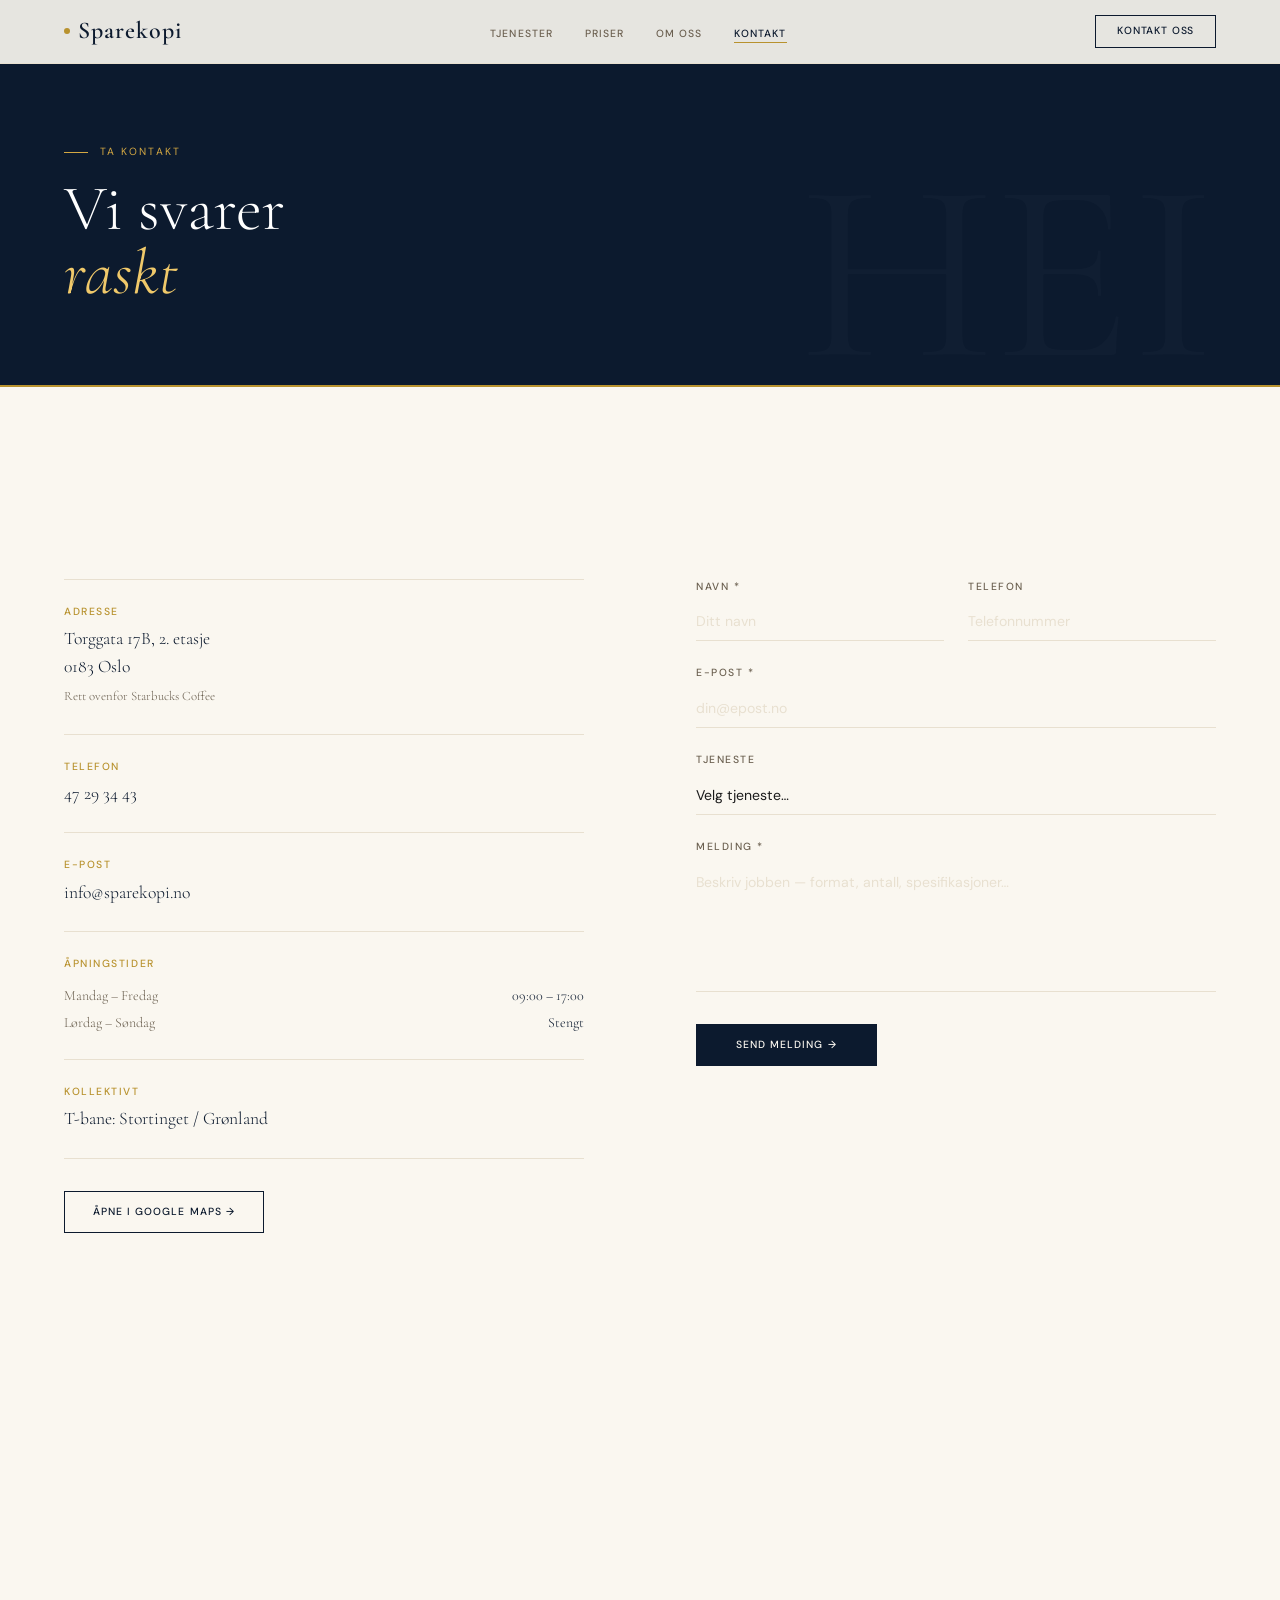
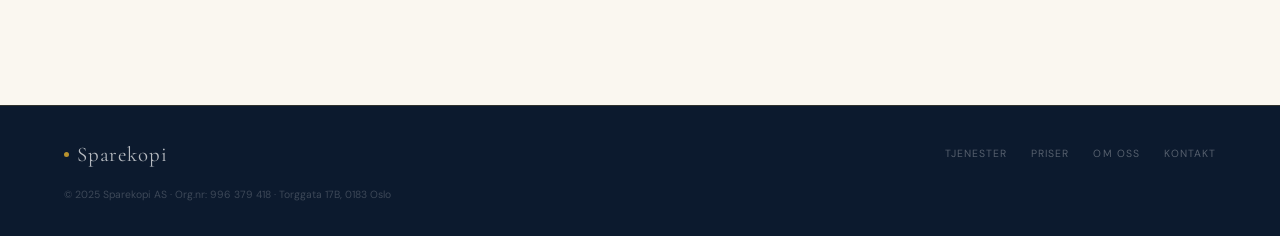
<file: pages/kontakt.html>
<!DOCTYPE html>
<html lang="no">
<head>
  <meta charset="UTF-8" /><meta name="viewport" content="width=device-width, initial-scale=1.0" />
  <title>Kontakt – Sparekopi</title>
  <link rel="preconnect" href="https://fonts.googleapis.com" />
  <link rel="preconnect" href="https://fonts.gstatic.com" crossorigin />
  <link href="https://fonts.googleapis.com/css2?family=Cormorant+Garamond:ital,wght@0,300;0,400;0,600;1,300;1,400&family=DM+Sans:wght@300;400;500&display=swap" rel="stylesheet" />
  <link rel="stylesheet" href="../css/variables.css" />
  <link rel="stylesheet" href="../css/base.css" />
  <link rel="stylesheet" href="../css/nav-footer.css" />
  <link rel="stylesheet" href="../css/hero.css" />
  <link rel="stylesheet" href="../css/components.css" />
  <link rel="stylesheet" href="../css/forms.css" />
</head>
<body>
  <nav class="site-nav">
    <a href="../index.html" class="nav-logo"><div class="nav-logo-dot"></div>Sparekopi</a>
    <button class="nav-toggle" id="navToggle"><span></span><span></span><span></span></button>
    <ul class="nav-links">
      <li><a href="tjenester.html">Tjenester</a></li>
      <li><a href="priser.html">Priser</a></li>
      <li><a href="om-oss.html">Om oss</a></li>
      <li><a href="kontakt.html">Kontakt</a></li>
    </ul>
    <a href="kontakt.html" class="nav-cta">Kontakt oss</a>
  </nav>
 
  <header class="page-hero" data-bg-text="HEI">
    <p class="page-hero-label">Ta kontakt</p>
    <h1 class="page-hero-title">Vi svarer<br/><em>raskt</em></h1>
  </header>
 
  <section class="contact-section">
    <div class="contact-grid">
 
      <!-- Kontaktinfo -->
      <div class="fade-up">
        <div class="contact-item"><div class="contact-item-label">Adresse</div><div class="contact-item-value">Torggata 17B, 2. etasje<br/>0183 Oslo<br/><small style="color:var(--color-muted);font-size:.8rem">Rett ovenfor Starbucks Coffee</small></div></div>
        <div class="contact-item"><div class="contact-item-label">Telefon</div><div class="contact-item-value"><a href="tel:+4747293443">47 29 34 43</a></div></div>
        <div class="contact-item"><div class="contact-item-label">E-post</div><div class="contact-item-value"><a href="mailto:post@sparekopi.no">info@sparekopi.no</a></div></div>
        <div class="contact-item">
          <div class="contact-item-label">Åpningstider</div>
          <div class="contact-item-value">
            <div class="hours-table">
              <div class="hours-row"><span class="day">Mandag – Fredag</span><span>09:00 – 17:00</span></div>
              <div class="hours-row"><span class="day">Lørdag – Søndag</span><span>Stengt</span></div>
            </div>
          </div>
        </div>
        <div class="contact-item"><div class="contact-item-label">Kollektivt</div><div class="contact-item-value">T-bane: Stortinget / Grønland</div></div>
        <div style="margin-top:2rem"><a href="https://maps.google.com/?q=Torggata+17B,+0183+Oslo" target="_blank" rel="noopener" class="map-btn">Åpne i Google Maps →</a></div>
      </div>
 
      <!-- Kontaktskjema — Formspree sender direkte til e-posten din -->
      <div class="fade-up delay-2">
        <form
          id="contactForm"
          class="contact-form"
          action="https://formspree.io/f/mjgpaown"
          method="POST"
        >
          <!-- Skjulte Formspree-felt -->
          <input type="hidden" name="_subject" value="Ny henvendelse fra nettsiden – Sparekopi" />
          <input type="hidden" name="_next" value="kontakt.html?sendt=true" />
          <!-- Honeypot: skjult felt som blokkerer spam-roboter -->
          <input type="text" name="_gotcha" style="display:none" />
 
          <div class="form-row">
            <div class="form-group"><label>Navn *</label><input type="text" name="from_name" placeholder="Ditt navn" required /></div>
            <div class="form-group"><label>Telefon</label><input type="tel" name="phone" placeholder="Telefonnummer" /></div>
          </div>
          <div class="form-group"><label>E-post *</label><input type="email" name="email" placeholder="din@epost.no" required /></div>
          <div class="form-group"><label>Tjeneste</label>
            <select name="service">
              <option value="">Velg tjeneste…</option>
              <option>Kopiering</option>
              <option>Digitalt trykk</option>
              <option>Visittkort</option>
              <option>Plakater / bannere</option>
              <option>Innbinding</option>
              <option>Laminering</option>
              <option>Annet</option>
            </select>
          </div>
          <div class="form-group"><label>Melding *</label><textarea name="message" rows="6" placeholder="Beskriv jobben — format, antall, spesifikasjoner…" required></textarea></div>
          <button type="submit" class="form-submit">Send melding →</button>
          <div class="form-success" id="formSuccess">✓ Sendt! Vi tar kontakt så snart som mulig.</div>
        </form>
      </div>
 
    </div>
  </section>
 
  <div style="line-height:0">
    <iframe src="https://www.google.com/maps/embed?pb=!1m18!1m12!1m3!1d2000!2d10.750!3d59.916!2m3!1f0!2f0!3f0!3m2!1i1024!2i768!4f13.1!3m3!1m2!1s0x0%3A0x0!2sTorggata+17B+Oslo!5e0!3m2!1sno!2sno!4v1234567890" width="100%" height="360" style="border:0;display:block;filter:sepia(.3) contrast(1.05)" allowfullscreen loading="lazy" title="Sparekopi kart"></iframe>
  </div>
 
  <footer class="site-footer">
    <div class="footer-logo"><div class="footer-logo-dot"></div>Sparekopi</div>
    <nav class="footer-links"><a href="tjenester.html">Tjenester</a><a href="priser.html">Priser</a><a href="om-oss.html">Om oss</a><a href="kontakt.html">Kontakt</a></nav>
    <p class="footer-copy">© 2025 Sparekopi AS · Org.nr: 996 379 418 · Torggata 17B, 0183 Oslo</p>
  </footer>
 
  <script src="../js/main.js"></script>
  <script>
    // Vis suksessmelding hvis Formspree redirectet tilbake med ?sendt=true
    if (window.location.search.includes('sendt=true')) {
      const s = document.getElementById('formSuccess');
      if (s) {
        s.classList.add('visible');
        window.history.replaceState({}, '', window.location.pathname);
      }
    }
  </script>
</body>
</html>
</file>
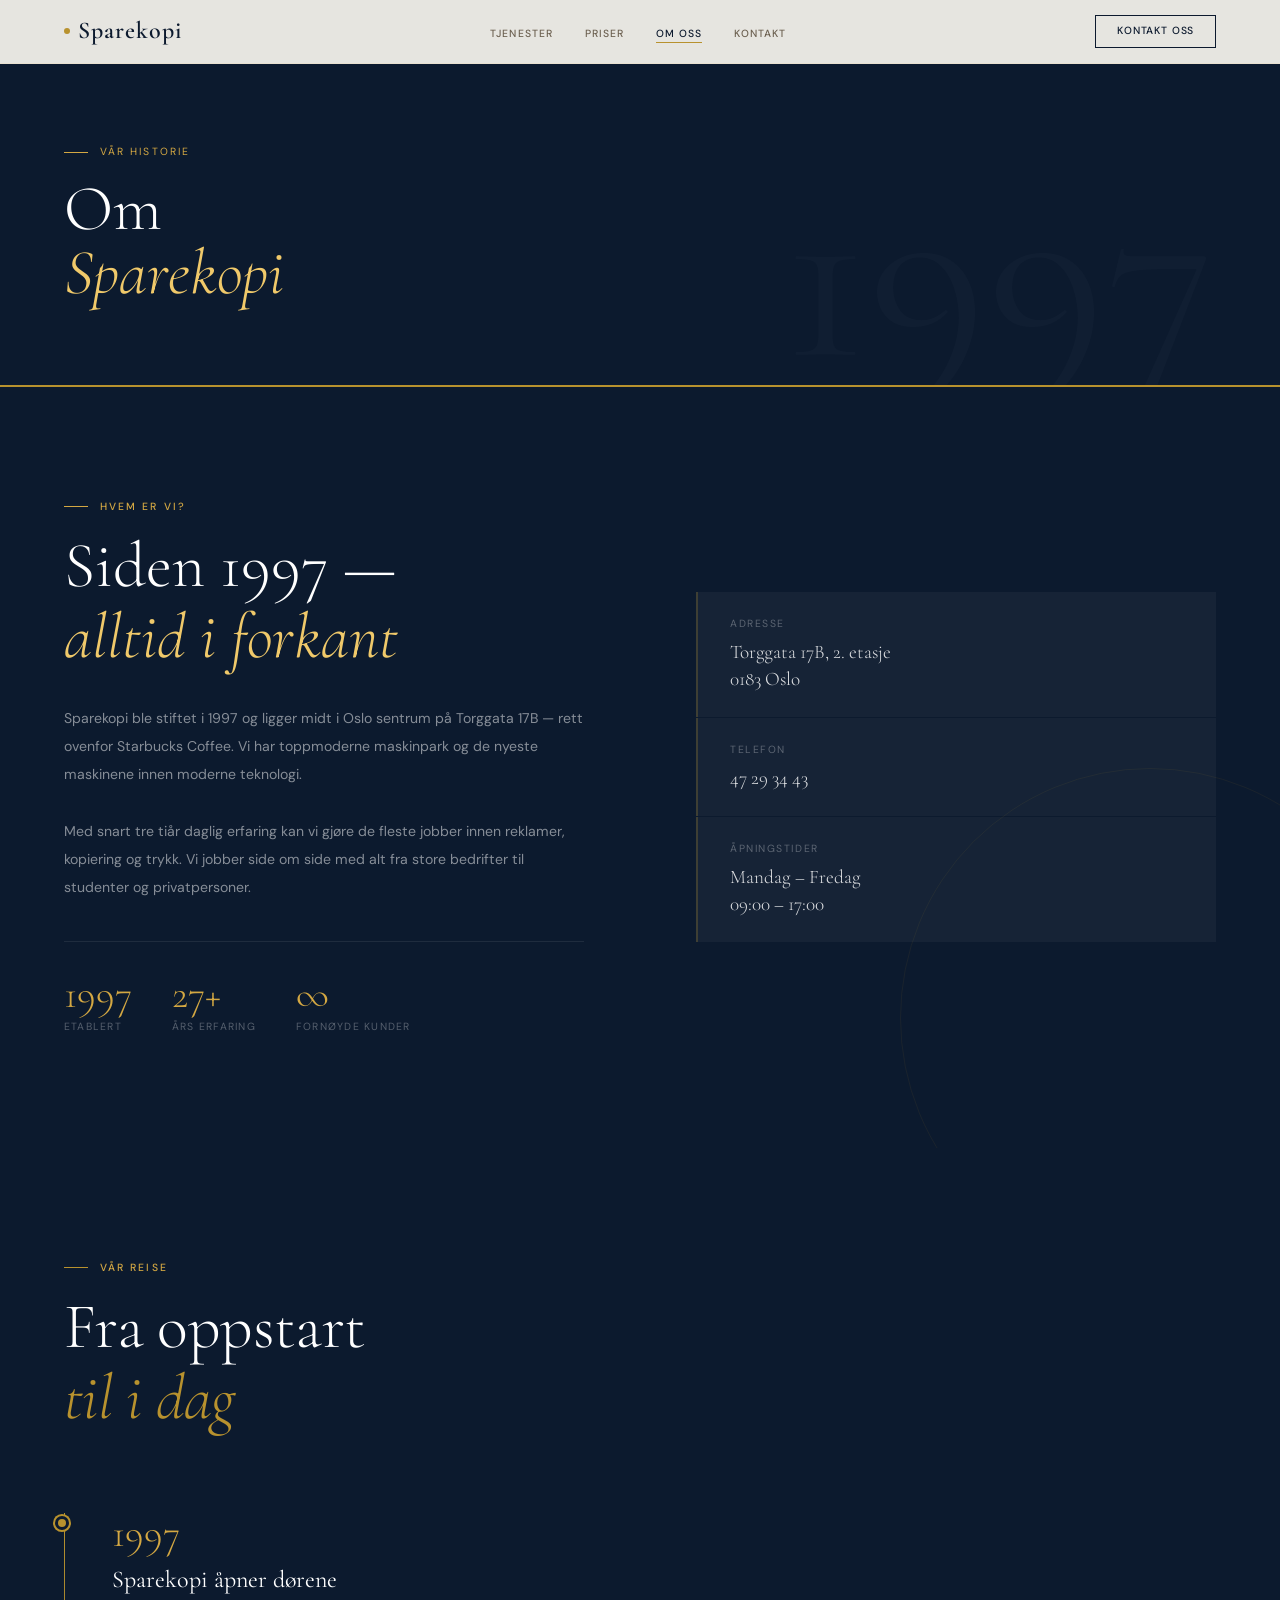
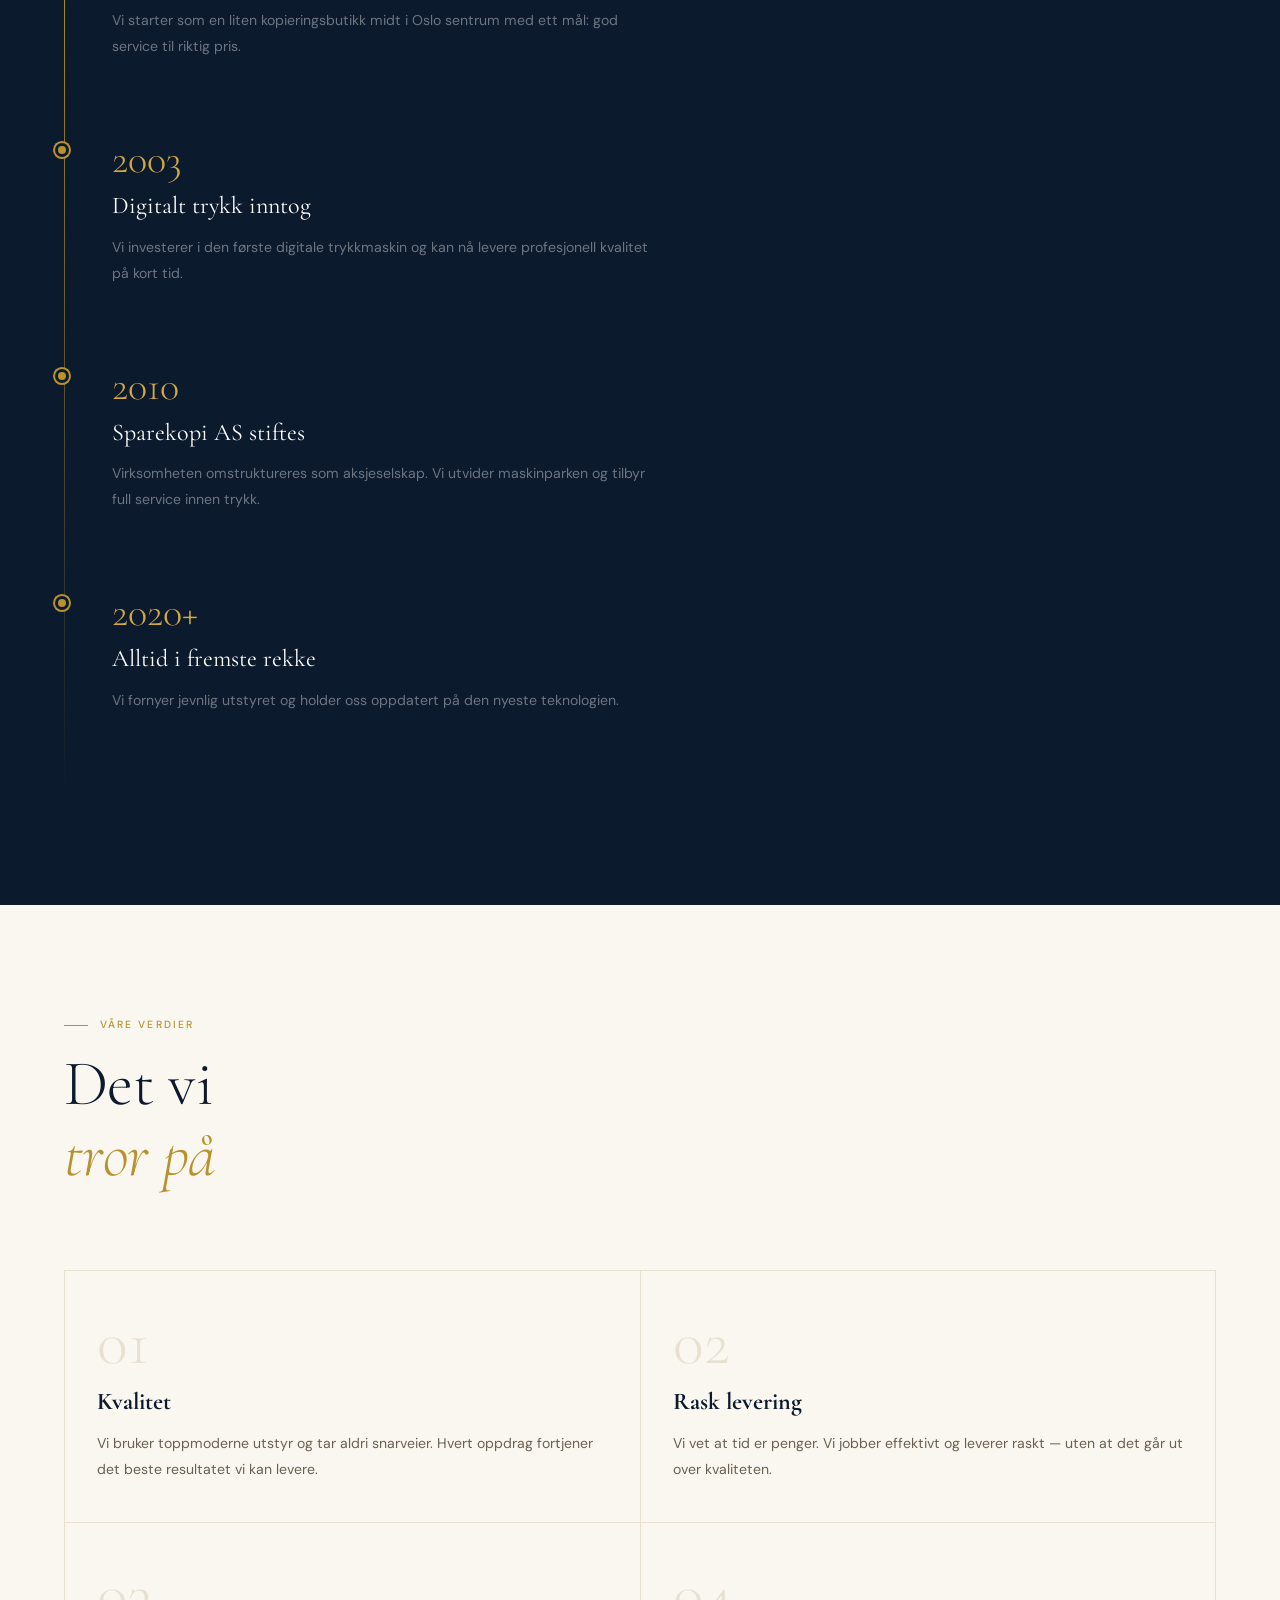
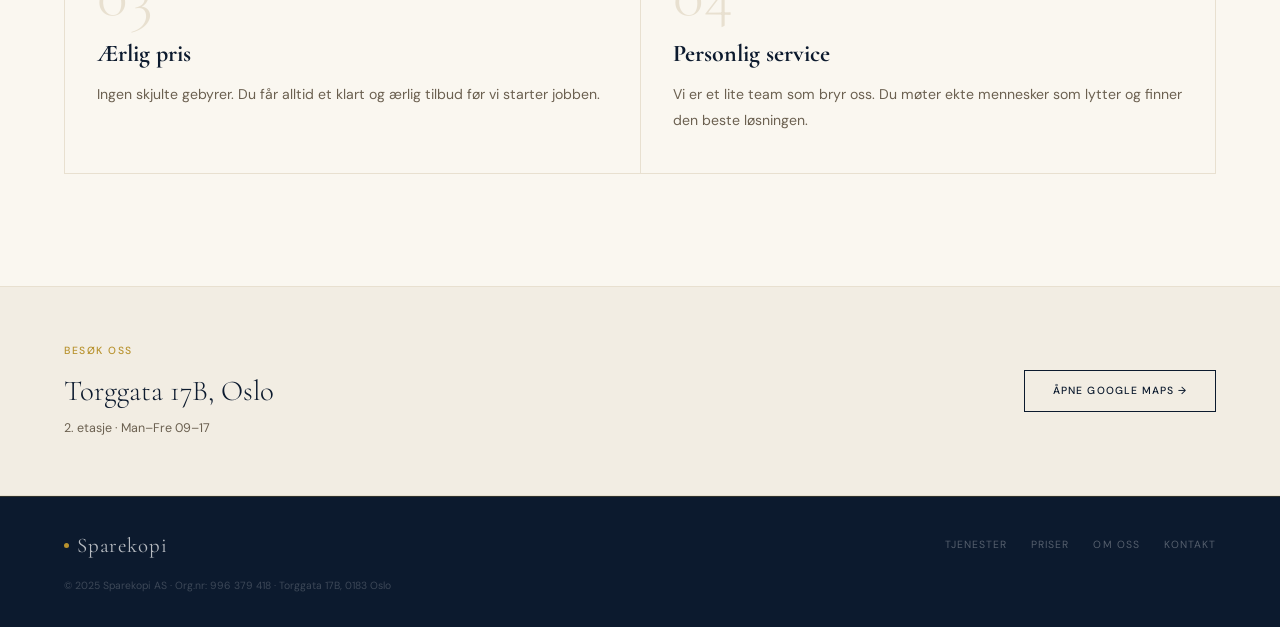
<file: pages/om-oss.html>
<!DOCTYPE html>
<html lang="no">
<head>
  <meta charset="UTF-8" /><meta name="viewport" content="width=device-width, initial-scale=1.0" />
  <title>Om oss – Sparekopi</title>
  <link rel="preconnect" href="https://fonts.googleapis.com" />
  <link rel="preconnect" href="https://fonts.gstatic.com" crossorigin />
  <link href="https://fonts.googleapis.com/css2?family=Cormorant+Garamond:ital,wght@0,300;0,400;0,600;1,300;1,400&family=DM+Sans:wght@300;400;500&display=swap" rel="stylesheet" />
  <link rel="stylesheet" href="../css/variables.css" />
  <link rel="stylesheet" href="../css/base.css" />
  <link rel="stylesheet" href="../css/nav-footer.css" />
  <link rel="stylesheet" href="../css/hero.css" />
  <link rel="stylesheet" href="../css/components.css" />
  <link rel="stylesheet" href="../css/forms.css" />
</head>
<body>
  <nav class="site-nav">
    <a href="../index.html" class="nav-logo"><div class="nav-logo-dot"></div>Sparekopi</a>
    <button class="nav-toggle" id="navToggle"><span></span><span></span><span></span></button>
    <ul class="nav-links">
      <li><a href="tjenester.html">Tjenester</a></li><li><a href="priser.html">Priser</a></li>
      <li><a href="om-oss.html">Om oss</a></li><li><a href="kontakt.html">Kontakt</a></li>
    </ul>
    <a href="kontakt.html" class="nav-cta">Kontakt oss</a>
  </nav>

  <header class="page-hero" data-bg-text="1997">
    <p class="page-hero-label">Vår historie</p>
    <h1 class="page-hero-title">Om<br/><em>Sparekopi</em></h1>
  </header>

  <section class="about-section">
    <div class="fade-up">
      <div class="about-label">Hvem er vi?</div>
      <h2 class="about-heading">Siden 1997 —<br/><em>alltid i forkant</em></h2>
      <p class="about-body">Sparekopi ble stiftet i 1997 og ligger midt i Oslo sentrum på Torggata 17B — rett ovenfor Starbucks Coffee. Vi har toppmoderne maskinpark og de nyeste maskinene innen moderne teknologi.<br/><br/>Med snart tre tiår daglig erfaring kan vi gjøre de fleste jobber innen reklamer, kopiering og trykk. Vi jobber side om side med alt fra store bedrifter til studenter og privatpersoner.</p>
      <div class="stats-row">
        <div><span class="stat-num">1997</span><div class="stat-label">Etablert</div></div>
        <div><span class="stat-num">27+</span><div class="stat-label">Års erfaring</div></div>
        <div><span class="stat-num">∞</span><div class="stat-label">Fornøyde kunder</div></div>
      </div>
    </div>
    <div class="about-right fade-up delay-2">
      <div class="about-card"><div class="about-card-label">Adresse</div><div class="about-card-val">Torggata 17B, 2. etasje<br/>0183 Oslo</div></div>
      <div class="about-card"><div class="about-card-label">Telefon</div><div class="about-card-val">47 29 34 43</div></div>
      <div class="about-card"><div class="about-card-label">Åpningstider</div><div class="about-card-val">Mandag – Fredag<br/>09:00 – 17:00</div></div>
    </div>
  </section>

  <section class="timeline">
    <div class="section-tag fade-up" style="color:var(--color-gold2)">Vår reise</div>
    <h2 class="section-title fade-up delay-1" style="color:#fff;margin-bottom:0">Fra oppstart<br/><em>til i dag</em></h2>
    <div class="timeline-items">
      <div class="timeline-item fade-up"><div class="timeline-year">1997</div><div class="timeline-title">Sparekopi åpner dørene</div><p class="timeline-desc">Vi starter som en liten kopieringsbutikk midt i Oslo sentrum med ett mål: god service til riktig pris.</p></div>
      <div class="timeline-item fade-up"><div class="timeline-year">2003</div><div class="timeline-title">Digitalt trykk inntog</div><p class="timeline-desc">Vi investerer i den første digitale trykkmaskin og kan nå levere profesjonell kvalitet på kort tid.</p></div>
      <div class="timeline-item fade-up"><div class="timeline-year">2010</div><div class="timeline-title">Sparekopi AS stiftes</div><p class="timeline-desc">Virksomheten omstruktureres som aksjeselskap. Vi utvider maskinparken og tilbyr full service innen trykk.</p></div>
      <div class="timeline-item fade-up"><div class="timeline-year">2020+</div><div class="timeline-title">Alltid i fremste rekke</div><p class="timeline-desc">Vi fornyer jevnlig utstyret og holder oss oppdatert på den nyeste teknologien.</p></div>
    </div>
  </section>

  <section class="services-section">
    <div class="sec-header"><div class="section-tag fade-up">Våre verdier</div><h2 class="section-title fade-up delay-1">Det vi<br/><em>tror på</em></h2></div>
    <div class="values-grid">
      <div class="value-card fade-up"><div class="value-num">01</div><h3 class="value-title">Kvalitet</h3><p class="value-desc">Vi bruker toppmoderne utstyr og tar aldri snarveier. Hvert oppdrag fortjener det beste resultatet vi kan levere.</p></div>
      <div class="value-card fade-up delay-1"><div class="value-num">02</div><h3 class="value-title">Rask levering</h3><p class="value-desc">Vi vet at tid er penger. Vi jobber effektivt og leverer raskt — uten at det går ut over kvaliteten.</p></div>
      <div class="value-card fade-up"><div class="value-num">03</div><h3 class="value-title">Ærlig pris</h3><p class="value-desc">Ingen skjulte gebyrer. Du får alltid et klart og ærlig tilbud før vi starter jobben.</p></div>
      <div class="value-card fade-up delay-1"><div class="value-num">04</div><h3 class="value-title">Personlig service</h3><p class="value-desc">Vi er et lite team som bryr oss. Du møter ekte mennesker som lytter og finner den beste løsningen.</p></div>
    </div>
  </section>

  <div class="map-strip">
    <div><div class="map-tag">Besøk oss</div><div class="map-address">Torggata 17B, Oslo</div><div class="map-sub">2. etasje · Man–Fre 09–17</div></div>
    <a href="https://maps.google.com/?q=Torggata+17B,+0183+Oslo" target="_blank" rel="noopener" class="map-btn">Åpne Google Maps →</a>
  </div>

  <footer class="site-footer">
    <div class="footer-logo"><div class="footer-logo-dot"></div>Sparekopi</div>
    <nav class="footer-links"><a href="tjenester.html">Tjenester</a><a href="priser.html">Priser</a><a href="om-oss.html">Om oss</a><a href="kontakt.html">Kontakt</a></nav>
    <p class="footer-copy">© 2025 Sparekopi AS · Org.nr: 996 379 418 · Torggata 17B, 0183 Oslo</p>
  </footer>
  <script src="../js/main.js"></script>
</body>
</html>
</file>
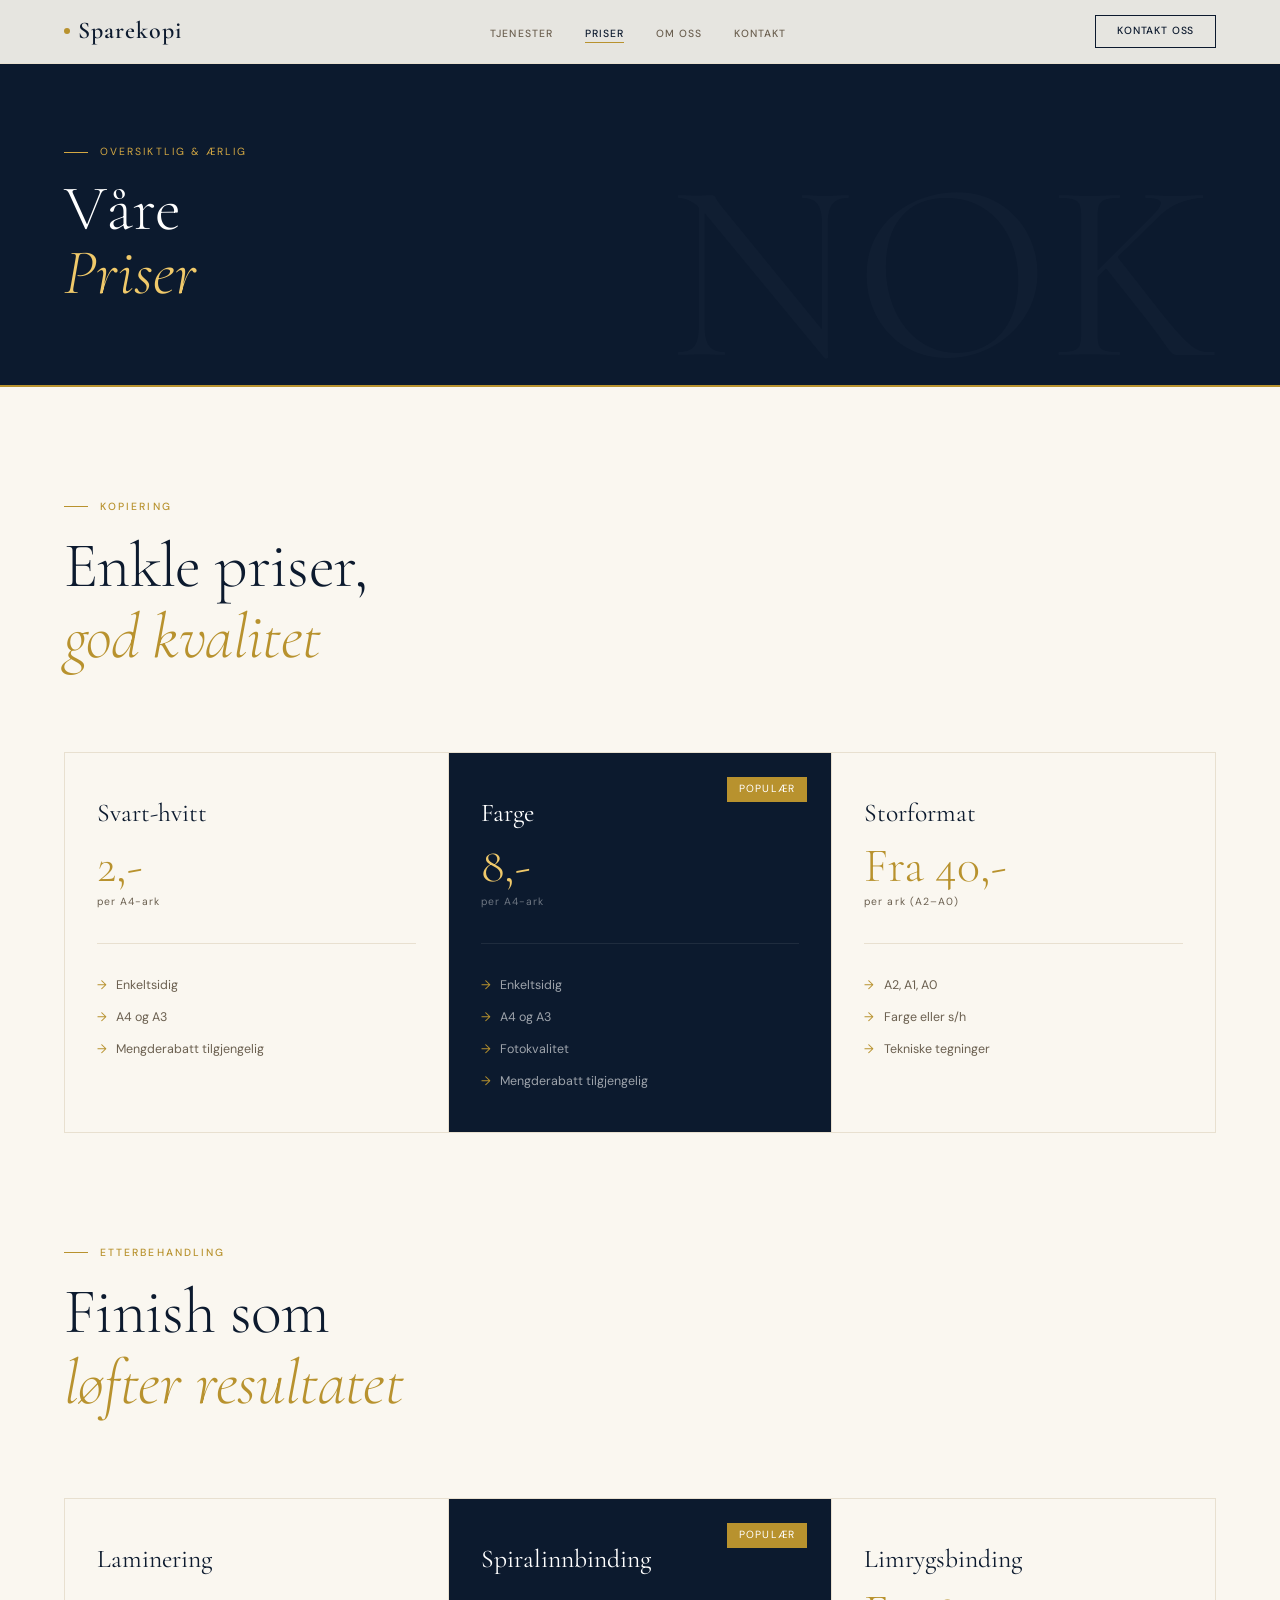
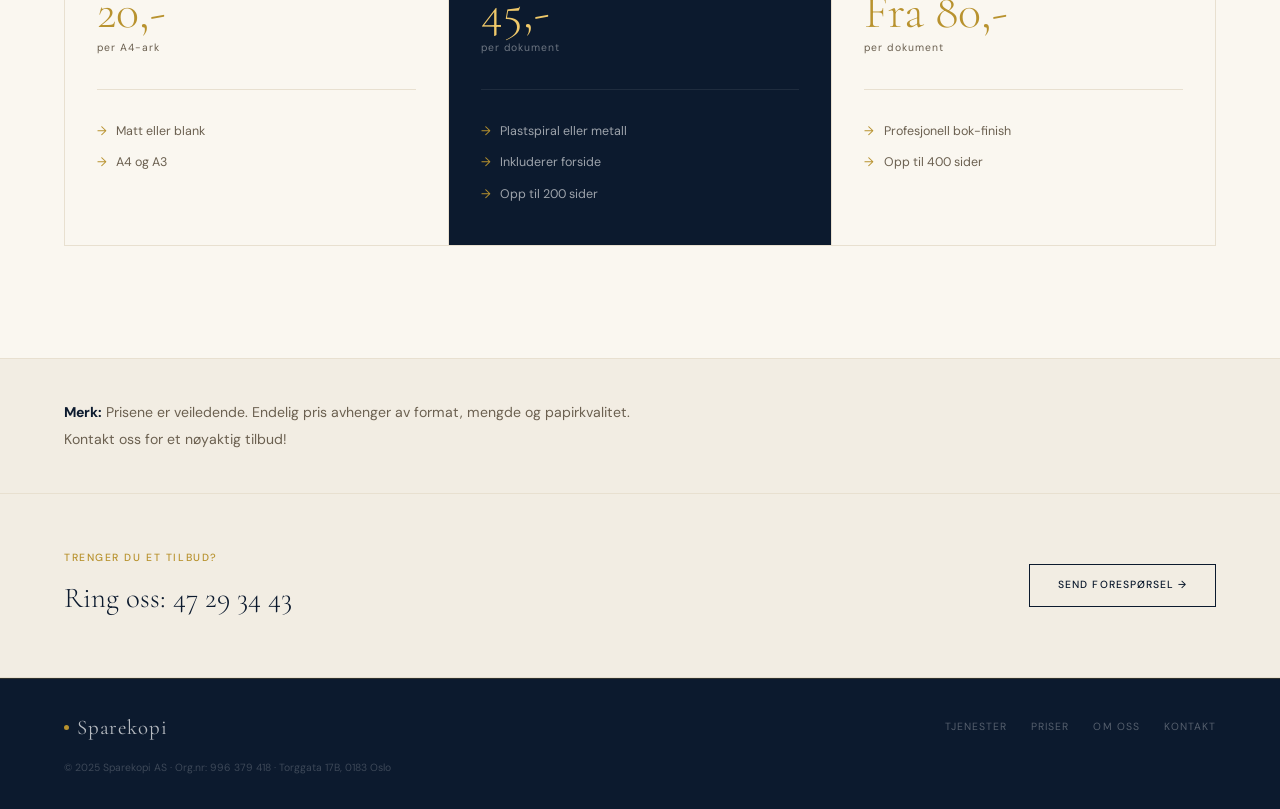
<file: pages/priser.html>
<!DOCTYPE html>
<html lang="no">
<head>
  <meta charset="UTF-8" /><meta name="viewport" content="width=device-width, initial-scale=1.0" />
  <title>Priser – Sparekopi</title>
  <link rel="preconnect" href="https://fonts.googleapis.com" />
  <link rel="preconnect" href="https://fonts.gstatic.com" crossorigin />
  <link href="https://fonts.googleapis.com/css2?family=Cormorant+Garamond:ital,wght@0,300;0,400;0,600;1,300;1,400&family=DM+Sans:wght@300;400;500&display=swap" rel="stylesheet" />
  <link rel="stylesheet" href="../css/variables.css" />
  <link rel="stylesheet" href="../css/base.css" />
  <link rel="stylesheet" href="../css/nav-footer.css" />
  <link rel="stylesheet" href="../css/hero.css" />
  <link rel="stylesheet" href="../css/components.css" />
  <link rel="stylesheet" href="../css/forms.css" />
</head>
<body>
  <nav class="site-nav">
    <a href="../index.html" class="nav-logo"><div class="nav-logo-dot"></div>Sparekopi</a>
    <button class="nav-toggle" id="navToggle"><span></span><span></span><span></span></button>
    <ul class="nav-links">
      <li><a href="tjenester.html">Tjenester</a></li><li><a href="priser.html">Priser</a></li>
      <li><a href="om-oss.html">Om oss</a></li><li><a href="kontakt.html">Kontakt</a></li>
    </ul>
    <a href="kontakt.html" class="nav-cta">Kontakt oss</a>
  </nav>

  <header class="page-hero" data-bg-text="NOK">
    <p class="page-hero-label">Oversiktlig & ærlig</p>
    <h1 class="page-hero-title">Våre<br/><em>Priser</em></h1>
  </header>

  <section class="pricing-section">
    <div class="sec-header"><div class="section-tag fade-up">Kopiering</div><h2 class="section-title fade-up delay-1">Enkle priser,<br/><em>god kvalitet</em></h2></div>
    <div class="pricing-grid">
      <div class="pricing-card fade-up"><div class="pricing-name">Svart-hvitt</div><div class="pricing-price">2,-</div><div class="pricing-unit">per A4-ark</div><ul class="pricing-features"><li class="pricing-feature">Enkeltsidig</li><li class="pricing-feature">A4 og A3</li><li class="pricing-feature">Mengderabatt tilgjengelig</li></ul></div>
      <div class="pricing-card featured fade-up delay-1"><div class="pricing-name">Farge</div><div class="pricing-price">8,-</div><div class="pricing-unit">per A4-ark</div><ul class="pricing-features"><li class="pricing-feature">Enkeltsidig</li><li class="pricing-feature">A4 og A3</li><li class="pricing-feature">Fotokvalitet</li><li class="pricing-feature">Mengderabatt tilgjengelig</li></ul></div>
      <div class="pricing-card fade-up delay-2"><div class="pricing-name">Storformat</div><div class="pricing-price">Fra 40,-</div><div class="pricing-unit">per ark (A2–A0)</div><ul class="pricing-features"><li class="pricing-feature">A2, A1, A0</li><li class="pricing-feature">Farge eller s/h</li><li class="pricing-feature">Tekniske tegninger</li></ul></div>
    </div>
  </section>

  <section class="pricing-section" style="padding-top:0">
    <div class="sec-header"><div class="section-tag fade-up">Etterbehandling</div><h2 class="section-title fade-up delay-1">Finish som<br/><em>løfter resultatet</em></h2></div>
    <div class="pricing-grid">
      <div class="pricing-card fade-up"><div class="pricing-name">Laminering</div><div class="pricing-price">20,-</div><div class="pricing-unit">per A4-ark</div><ul class="pricing-features"><li class="pricing-feature">Matt eller blank</li><li class="pricing-feature">A4 og A3</li></ul></div>
      <div class="pricing-card featured fade-up delay-1"><div class="pricing-name">Spiralinnbinding</div><div class="pricing-price">45,-</div><div class="pricing-unit">per dokument</div><ul class="pricing-features"><li class="pricing-feature">Plastspiral eller metall</li><li class="pricing-feature">Inkluderer forside</li><li class="pricing-feature">Opp til 200 sider</li></ul></div>
      <div class="pricing-card fade-up delay-2"><div class="pricing-name">Limrygsbinding</div><div class="pricing-price">Fra 80,-</div><div class="pricing-unit">per dokument</div><ul class="pricing-features"><li class="pricing-feature">Profesjonell bok-finish</li><li class="pricing-feature">Opp til 400 sider</li></ul></div>
    </div>
  </section>

  <div style="padding:2.5rem var(--side-padding);background:var(--color-cream2);border-top:1px solid var(--color-cream3)">
    <p class="fade-up" style="font-size:var(--fs-base);color:var(--color-muted);max-width:60ch;line-height:1.9"><strong style="color:var(--color-navy)">Merk:</strong> Prisene er veiledende. Endelig pris avhenger av format, mengde og papirkvalitet. Kontakt oss for et nøyaktig tilbud!</p>
  </div>

  <div class="map-strip">
    <div><div class="map-tag">Trenger du et tilbud?</div><div class="map-address">Ring oss: 47 29 34 43</div></div>
    <a href="kontakt.html" class="map-btn">Send forespørsel →</a>
  </div>

  <footer class="site-footer">
    <div class="footer-logo"><div class="footer-logo-dot"></div>Sparekopi</div>
    <nav class="footer-links"><a href="tjenester.html">Tjenester</a><a href="priser.html">Priser</a><a href="om-oss.html">Om oss</a><a href="kontakt.html">Kontakt</a></nav>
    <p class="footer-copy">© 2025 Sparekopi AS · Org.nr: 996 379 418 · Torggata 17B, 0183 Oslo</p>
  </footer>
  <script src="../js/main.js"></script>
</body>
</html>
</file>
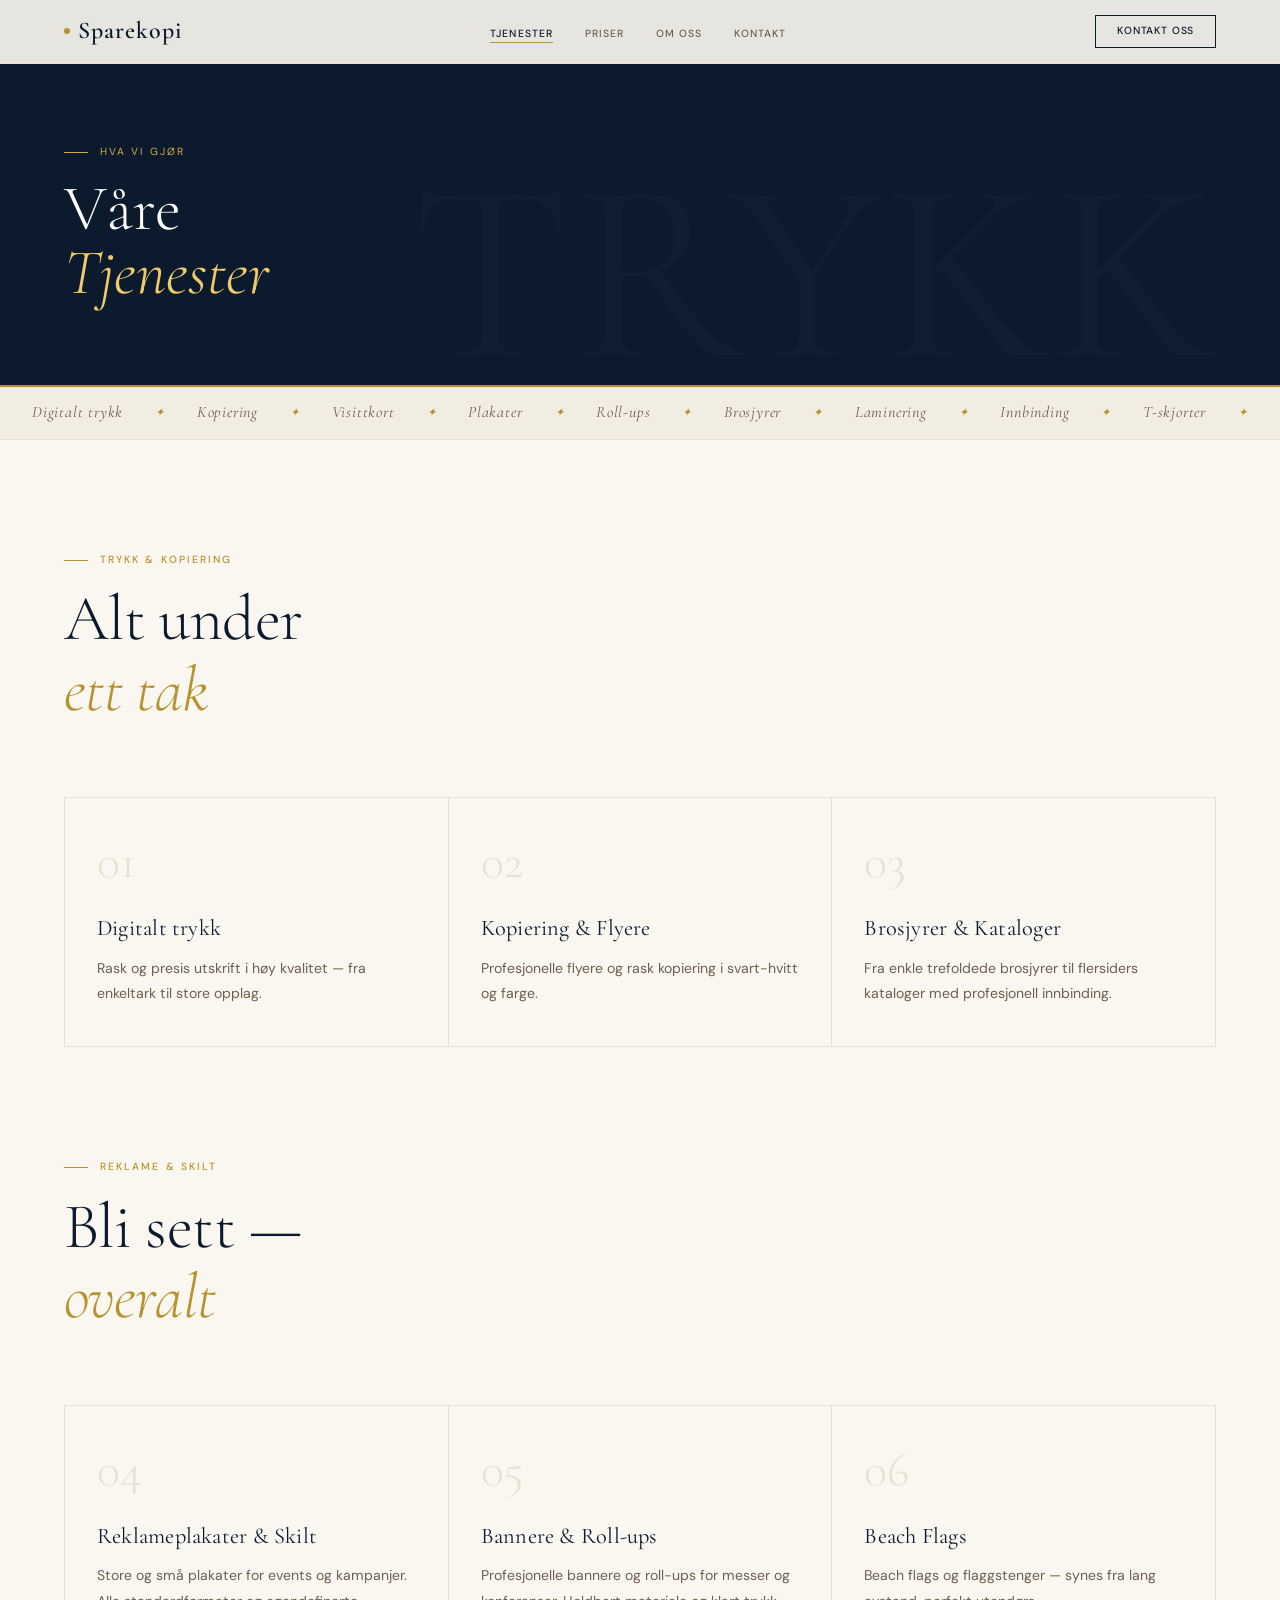
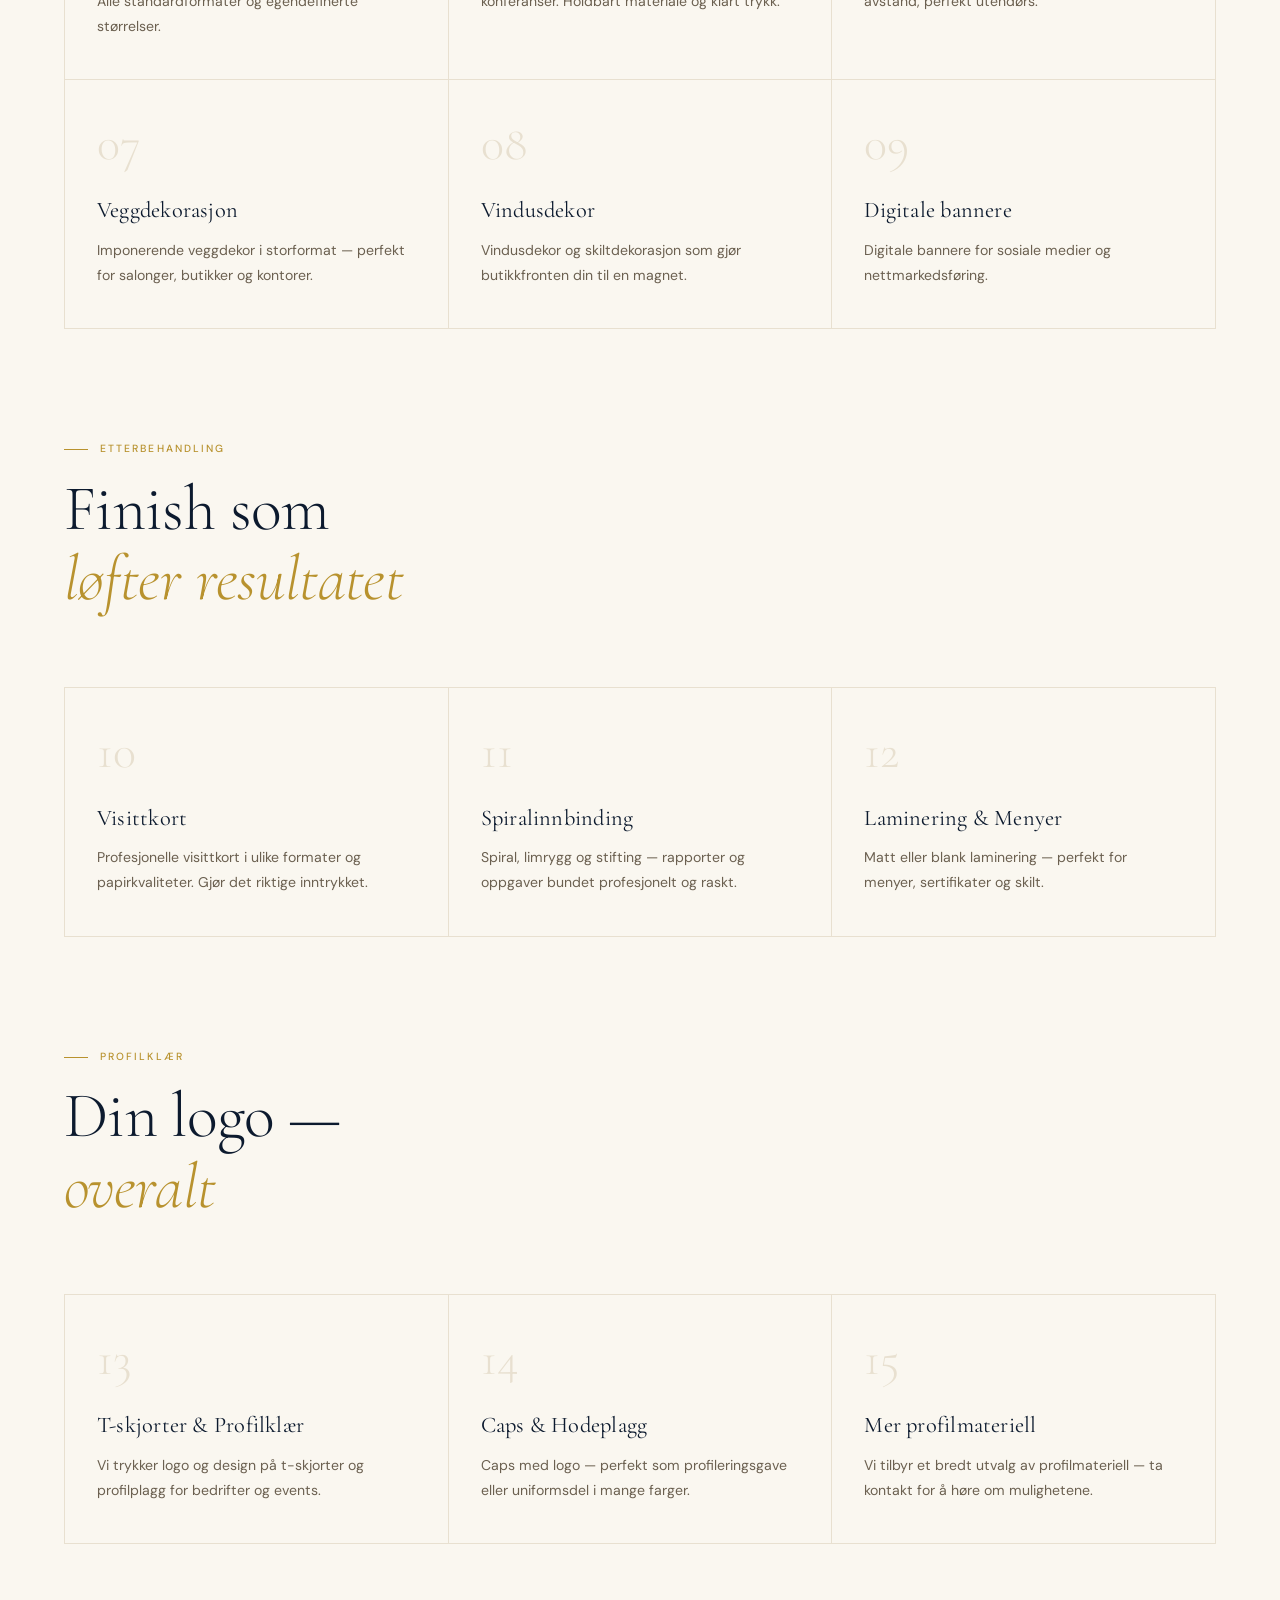
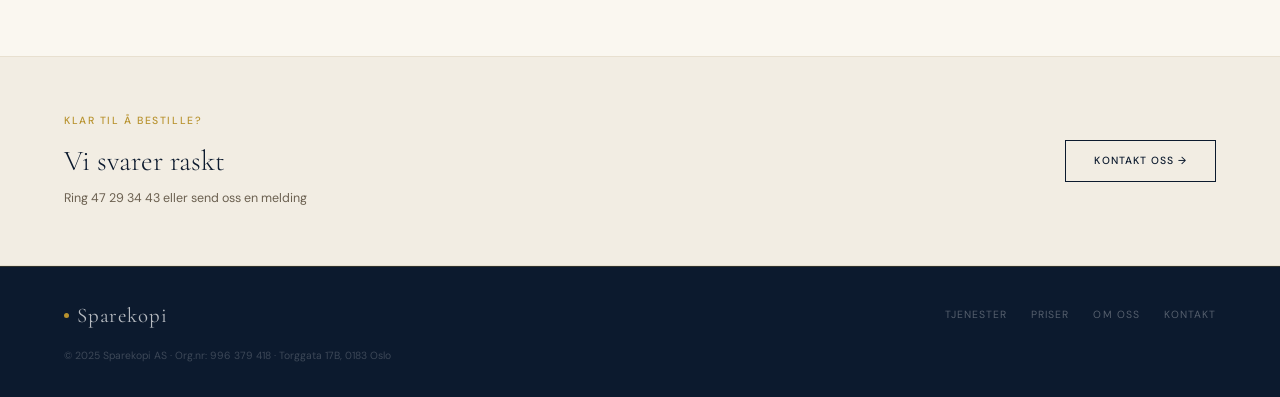
<file: pages/tjenester.html>
<!DOCTYPE html>
<html lang="no">
<head>
  <meta charset="UTF-8" /><meta name="viewport" content="width=device-width, initial-scale=1.0" />
  <title>Tjenester – Sparekopi</title>
  <link rel="preconnect" href="https://fonts.googleapis.com" />
  <link rel="preconnect" href="https://fonts.gstatic.com" crossorigin />
  <link href="https://fonts.googleapis.com/css2?family=Cormorant+Garamond:ital,wght@0,300;0,400;0,600;1,300;1,400&family=DM+Sans:wght@300;400;500&display=swap" rel="stylesheet" />
  <link rel="stylesheet" href="../css/variables.css" />
  <link rel="stylesheet" href="../css/base.css" />
  <link rel="stylesheet" href="../css/nav-footer.css" />
  <link rel="stylesheet" href="../css/hero.css" />
  <link rel="stylesheet" href="../css/components.css" />
  <link rel="stylesheet" href="../css/forms.css" />
</head>
<body>

  <nav class="site-nav">
    <a href="../index.html" class="nav-logo"><div class="nav-logo-dot"></div>Sparekopi</a>
    <button class="nav-toggle" id="navToggle"><span></span><span></span><span></span></button>
    <ul class="nav-links">
      <li><a href="tjenester.html">Tjenester</a></li>
      <li><a href="priser.html">Priser</a></li>
      <li><a href="om-oss.html">Om oss</a></li>
      <li><a href="kontakt.html">Kontakt</a></li>
    </ul>
    <a href="kontakt.html" class="nav-cta">Kontakt oss</a>
  </nav>

  <header class="page-hero" data-bg-text="TRYKK">
    <p class="page-hero-label">Hva vi gjør</p>
    <h1 class="page-hero-title">Våre<br/><em>Tjenester</em></h1>
  </header>

  <div class="marquee-wrapper">
    <div class="marquee-track">
      <span>Digitalt trykk</span><span class="dot"> ✦ </span>
      <span>Kopiering</span><span class="dot"> ✦ </span>
      <span>Visittkort</span><span class="dot"> ✦ </span>
      <span>Plakater</span><span class="dot"> ✦ </span>
      <span>Roll-ups</span><span class="dot"> ✦ </span>
      <span>Brosjyrer</span><span class="dot"> ✦ </span>
      <span>Laminering</span><span class="dot"> ✦ </span>
      <span>Innbinding</span><span class="dot"> ✦ </span>
      <span>T-skjorter</span><span class="dot"> ✦ </span>
      <span>Caps</span><span class="dot"> ✦ </span>
      <span>Veggdekor</span><span class="dot"> ✦ </span>
      <span>Vindusdekor</span><span class="dot"> ✦ </span>
      <span>Digitalt trykk</span><span class="dot"> ✦ </span>
      <span>Kopiering</span><span class="dot"> ✦ </span>
      <span>Visittkort</span><span class="dot"> ✦ </span>
      <span>Plakater</span><span class="dot"> ✦ </span>
      <span>Roll-ups</span><span class="dot"> ✦ </span>
      <span>Brosjyrer</span><span class="dot"> ✦ </span>
      <span>Laminering</span><span class="dot"> ✦ </span>
      <span>Innbinding</span><span class="dot"> ✦ </span>
      <span>T-skjorter</span><span class="dot"> ✦ </span>
      <span>Caps</span><span class="dot"> ✦ </span>
      <span>Veggdekor</span><span class="dot"> ✦ </span>
      <span>Vindusdekor</span><span class="dot"> ✦ </span>
    </div>
  </div>

  <!-- ── TRYKK & KOPIERING ── -->
  <section class="services-section">
    <div class="sec-header">
      <div class="section-tag fade-up">Trykk & Kopiering</div>
      <h2 class="section-title fade-up delay-1">Alt under<br/><em>ett tak</em></h2>
    </div>
    <div class="services-grid">

      <!-- digital_print.jpg -->
      <div class="service-card fade-up"
           data-modal="trykk"
           data-title="Digitalt trykk"
           data-desc="Rask og presis digital utskrift i høy kvalitet — fra enkeltark til store opplag. Vi bruker vår Xerox PrimeLink C9200 for skarp detalj og ekte farger på alt vi produserer."
           data-features="A4, A3, A2 og storformat|Svart-hvitt og farge|Fotokvalitet fargegjengivelse|Rask levering|Mengderabatt ved store opplag|Enkelt- og dobbeltsidig"
           data-image="../assets/images/digital_print.jpg">
        <div class="service-icon">01</div>
        <h3>Digitalt trykk</h3>
        <p>Rask og presis utskrift i høy kvalitet — fra enkeltark til store opplag.</p>
      </div>

      <!-- flyer.jpg -->
      <div class="service-card fade-up delay-1"
           data-modal="kopiering"
           data-title="Kopiering & Flyere"
           data-desc="Profesjonelle flyere og lynrask kopiering i svart-hvitt og farge. Vi kopierer dokumenter, tegninger og bilder raskt og effektivt med nøyaktig fargegjengivelse."
           data-features="Svart-hvitt fra kr 2,- per ark|Farge fra kr 8,- per ark|A4 og A3 format|Enkelt- og dobbeltsidig|Mengderabatt tilgjengelig|Ofte samme dag"
           data-image="../assets/images/flyer.jpg">
        <div class="service-icon">02</div>
        <h3>Kopiering & Flyere</h3>
        <p>Profesjonelle flyere og rask kopiering i svart-hvitt og farge.</p>
      </div>

      <!-- brosjyrer.jpg -->
      <div class="service-card fade-up delay-2"
           data-modal="brosjyrer"
           data-title="Brosjyrer & Kataloger"
           data-desc="Fra enkle trefoldede brosjyrer til flersiders kataloger med profesjonell innbinding. Vi hjelper deg gjennom hele prosessen — fra design til ferdig produkt i hendene dine."
           data-features="Enkelt- og trefoldede brosjyrer|Kataloger opp til 100+ sider|A4, A5 og egendefinerte formater|Matt eller blank finish|Mengderabatt fra 100 stk|Rask levering"
           data-image="../assets/images/brosjyrer.jpg">
        <div class="service-icon">03</div>
        <h3>Brosjyrer & Kataloger</h3>
        <p>Fra enkle trefoldede brosjyrer til flersiders kataloger med profesjonell innbinding.</p>
      </div>

    </div>
  </section>

  <!-- ── REKLAME & SKILT ── -->
  <section class="services-section" style="padding-top:0">
    <div class="sec-header">
      <div class="section-tag fade-up">Reklame & Skilt</div>
      <h2 class="section-title fade-up delay-1">Bli sett —<br/><em>overalt</em></h2>
    </div>
    <div class="services-grid">

      <!-- skilt.jpg (kundestopperplakat) -->
      <div class="service-card fade-up"
           data-modal="plakater"
           data-title="Reklameplakater & Skilt"
           data-desc="Store og små plakater, kundestoppere og skilt for butikker, salonger og events. Vi trykker i alle standardformater — se eksempelet fra Extend Your Beauty."
           data-features="Alle standardformater|A2, A1, A0 storformat|Kundestoppere|Innendørs og utendørs|Laminering tilgjengelig|Klar på 1–3 virkedager"
           data-image="../assets/images/skilt.jpg">
        <div class="service-icon">04</div>
        <h3>Reklameplakater & Skilt</h3>
        <p>Store og små plakater for events og kampanjer. Alle standardformater og egendefinerte størrelser.</p>
      </div>

      <!-- ROLLUP.jpg -->
      <div class="service-card fade-up delay-1"
           data-modal="rollup"
           data-title="Bannere & Roll-ups"
           data-desc="Profesjonelle roll-ups og bannere for messer, konferanser og butikker. Holdbart materiale og klart trykk som varer lenge — inkluderer stativ og bag."
           data-features="Roll-ups 85x200cm og 100x200cm|Inkluderer stativ og bag|Bannere i alle størrelser|Holdbart materiale|Flerfarget høykvalitetstrykk|Klar på 1–3 virkedager"
           data-image="../assets/images/ROLLUP.jpg">
        <div class="service-icon">05</div>
        <h3>Bannere & Roll-ups</h3>
        <p>Profesjonelle bannere og roll-ups for messer og konferanser. Holdbart materiale og klart trykk.</p>
      </div>

      <!-- beachflagg.jpg -->
      <div class="service-card fade-up delay-2"
           data-modal="beachflagg"
           data-title="Beach Flags & Flaggstenger"
           data-desc="Beach flags og flaggstenger er perfekte for å skille seg ut utendørs — foran butikk, på messer eller ved events. Synes fra lang avstand og tåler vær og vind."
           data-features="Beach flags i ulike størrelser|Teardrop og rektangulær form|Inkluderer stativ og bag|UV-bestandig materiale|Tåler vær og vind|Klar på 2–4 virkedager"
           data-image="../assets/images/beachflagg.jpg">
        <div class="service-icon">06</div>
        <h3>Beach Flags</h3>
        <p>Beach flags og flaggstenger — synes fra lang avstand, perfekt utendørs.</p>
      </div>

      <!-- veggdekor.jpg -->
      <div class="service-card fade-up"
           data-modal="veggdekor"
           data-title="Veggdekorasjon storformat"
           data-desc="Imponerende veggdekorasjon i storformat — perfekt for salonger, butikker, kontorer og restauranter. Se eksemplet fra Happy Nails. Vi leverer ferdig klar til montering."
           data-features="Egendefinerte størrelser|Høyoppløselig trykk|Klar til montering|Perfekt for salonger og butikker|Holdbart materiale|Profesjonell finish"
           data-image="../assets/images/veggdekor.jpg">
        <div class="service-icon">07</div>
        <h3>Veggdekorasjon</h3>
        <p>Imponerende veggdekor i storformat — perfekt for salonger, butikker og kontorer.</p>
      </div>

      <!-- vindusdekor.jpg -->
      <div class="service-card fade-up delay-1"
           data-modal="vindusdekor"
           data-title="Vindusdekor & Skiltdekorasjon"
           data-desc="Vindusdekor og skiltdekorasjon som gjør butikkfronten din til en magnet. Se eksemplet fra Happy Nails — fargerikt, profesjonelt og holdbart mot vær og slitasje."
           data-features="Egendefinerte størrelser|Klar til montering|Perfekt for butikkfronter|UV-bestandig|Holdbart materiale|Profesjonell finish"
           data-image="../assets/images/vindusdekor.jpg">
        <div class="service-icon">08</div>
        <h3>Vindusdekor</h3>
        <p>Vindusdekor og skiltdekorasjon som gjør butikkfronten din til en magnet.</p>
      </div>

      <!-- banner.jpg -->
      <div class="service-card fade-up delay-2"
           data-modal="banner"
           data-title="Digitale bannere"
           data-desc="Digitale bannere for sosiale medier, nettsider og digital markedsføring. Vi designer og leverer skarpe, profesjonelle bannere klare til bruk."
           data-features="Alle digitale formater|Facebook og Instagram|LinkedIn og Google Ads|Høyoppløselig eksport|Rask levering|Revisjonsmuligheter"
           data-image="../assets/images/banner.jpg">
        <div class="service-icon">09</div>
        <h3>Digitale bannere</h3>
        <p>Digitale bannere for sosiale medier og nettmarkedsføring.</p>
      </div>

    </div>
  </section>

  <!-- ── ETTERBEHANDLING ── -->
  <section class="services-section" style="padding-top:0">
    <div class="sec-header">
      <div class="section-tag fade-up">Etterbehandling</div>
      <h2 class="section-title fade-up delay-1">Finish som<br/><em>løfter resultatet</em></h2>
    </div>
    <div class="services-grid">

      <!-- visittkort.jpg -->
      <div class="service-card fade-up"
           data-modal="visittkort"
           data-title="Visittkort"
           data-desc="Et godt visittkort gjør det riktige inntrykket fra første møte. Vi trykker visittkort i ulike formater, papirkvaliteter og finish — slik at kortet ditt skiller seg ut på bordet."
           data-features="Standard 85x55mm|350g og 400g papirkvalitet|Matt eller blank laminering|Ensidig og tosidig trykk|Avrundede hjørner|Fra 100 stk"
           data-image="../assets/images/visittkort.jpg">
        <div class="service-icon">10</div>
        <h3>Visittkort</h3>
        <p>Profesjonelle visittkort i ulike formater og papirkvaliteter. Gjør det riktige inntrykket.</p>
      </div>

      <!-- spiralinnbinding.jpg -->
      <div class="service-card fade-up delay-1"
           data-modal="innbinding"
           data-title="Spiralinnbinding"
           data-desc="Vi binder inn rapporter, oppgaver, presentasjoner og manualer profesjonelt og raskt. Med spiralinnbinding eller limrygg får dokumentet ditt et solid og ryddig uttrykk."
           data-features="Plastspiral og metallspiral|Limrygsbinding|Stifting for tynnere hefter|Inkluderer for- og bakside|Opp til 400 sider|Rask utlevering — ofte samme dag"
           data-image="../assets/images/spiralinnbinding.jpg">
        <div class="service-icon">11</div>
        <h3>Spiralinnbinding</h3>
        <p>Spiral, limrygg og stifting — rapporter og oppgaver bundet profesjonelt og raskt.</p>
      </div>

      <!-- meny.jpg -->
      <div class="service-card fade-up delay-2"
           data-modal="laminering"
           data-title="Laminering & Menyer"
           data-desc="Laminering beskytter trykket ditt mot fukt, søl og slitasje — perfekt for menyer, prislister, sertifikater og skilt som skal tåle daglig bruk over lang tid."
           data-features="Matt og blank laminering|A4, A3 og egendefinerte størrelser|Enkelt- og dobbeltsidig|Perfekt for restaurantmenyer|Beskytter mot fukt og flekker|Fra kr 20,- per ark"
           data-image="../assets/images/meny.jpg">
        <div class="service-icon">12</div>
        <h3>Laminering & Menyer</h3>
        <p>Matt eller blank laminering — perfekt for menyer, sertifikater og skilt.</p>
      </div>

    </div>
  </section>

  <!-- ── PROFILKLÆR ── -->
  <section class="services-section" style="padding-top:0">
    <div class="sec-header">
      <div class="section-tag fade-up">Profilklær</div>
      <h2 class="section-title fade-up delay-1">Din logo —<br/><em>overalt</em></h2>
    </div>
    <div class="services-grid">

      <!-- tskjorter.jpg -->
      <div class="service-card fade-up"
           data-modal="tskjorter"
           data-title="T-skjorter & Profilklær"
           data-desc="Vi trykker logo og design på t-skjorter, polo-skjorter og annet profilplagg — perfekt for bedrifter, restauranter og events. Se eksemplet fra Kebabbiten."
           data-features="T-skjorter og polo|Alle størrelser S–3XL|Logo og flerfarget trykk|Minimum 5 stk|Holdbart og vaskefast trykk|Leveringstid 5–10 virkedager"
           data-image="../assets/images/tskjorter.jpg">
        <div class="service-icon">13</div>
        <h3>T-skjorter & Profilklær</h3>
        <p>Vi trykker logo og design på t-skjorter og profilplagg for bedrifter og events.</p>
      </div>

      <!-- caps.jpg -->
      <div class="service-card fade-up delay-1"
           data-modal="caps"
           data-title="Caps & Hodeplagg"
           data-desc="Caps med brodert eller trykt logo — perfekt som profileringsgave eller uniformsdel. Tilgjengelig i mange farger og størrelser, med justerbar rem bak."
           data-features="Mange farger og varianter|Brodert eller trykt logo|One size med justerbar rem|Minimum 10 stk|Holdbart og slitesterkt|Leveringstid 5–10 virkedager"
           data-image="../assets/images/caps.jpg">
        <div class="service-icon">14</div>
        <h3>Caps & Hodeplagg</h3>
        <p>Caps med logo — perfekt som profileringsgave eller uniformsdel i mange farger.</p>
      </div>

      <!-- placeholder for tredje kort i grid -->
      <div class="service-card fade-up delay-2"
           data-modal="profil"
           data-title="Mer profilmateriell"
           data-desc="Vi tilbyr et bredt utvalg av profilmateriell utover klær — ta kontakt for å høre om mulighetene. Vi hjelper deg med å finne det rette produktet for din bedrift."
           data-features="Vesker og bager|Penner og kontormateriell|Nøkkelringer og pins|Egendefinerte produkter|Kontakt oss for tilbud|Leveringstid varierer"
           data-image="../assets/images/digital_print.jpg">
        <div class="service-icon">15</div>
        <h3>Mer profilmateriell</h3>
        <p>Vi tilbyr et bredt utvalg av profilmateriell — ta kontakt for å høre om mulighetene.</p>
      </div>

    </div>
  </section>

  <!-- CTA -->
  <div class="map-strip">
    <div>
      <div class="map-tag">Klar til å bestille?</div>
      <div class="map-address">Vi svarer raskt</div>
      <div class="map-sub">Ring 47 29 34 43 eller send oss en melding</div>
    </div>
    <a href="kontakt.html" class="map-btn">Kontakt oss →</a>
  </div>

  <footer class="site-footer">
    <div class="footer-logo"><div class="footer-logo-dot"></div>Sparekopi</div>
    <nav class="footer-links">
      <a href="tjenester.html">Tjenester</a>
      <a href="priser.html">Priser</a>
      <a href="om-oss.html">Om oss</a>
      <a href="kontakt.html">Kontakt</a>
    </nav>
    <p class="footer-copy">© 2025 Sparekopi AS · Org.nr: 996 379 418 · Torggata 17B, 0183 Oslo</p>
  </footer>

  <!-- MODAL -->
  <div class="modal-overlay" id="modalOverlay">
    <div class="modal" id="modal">
      <button class="modal-close" id="modalClose">✕</button>
      <div id="modalImageWrap"></div>
      <div class="modal-body">
        <div class="modal-tag">Tjeneste</div>
        <h2 class="modal-title" id="modalTitle"></h2>
        <p class="modal-desc" id="modalDesc"></p>
        <div class="modal-features" id="modalFeatures"></div>
        <a href="kontakt.html" class="modal-cta">Be om tilbud →</a>
      </div>
    </div>
  </div>

  <script src="../js/main.js"></script>
  <script>
    const overlay  = document.getElementById('modalOverlay');
    const closeBtn = document.getElementById('modalClose');
    const imgWrap  = document.getElementById('modalImageWrap');
    const titleEl  = document.getElementById('modalTitle');
    const descEl   = document.getElementById('modalDesc');
    const featEl   = document.getElementById('modalFeatures');

    document.querySelectorAll('.service-card[data-modal]').forEach(card => {
      card.addEventListener('click', () => {
        titleEl.textContent = card.dataset.title || '';
        descEl.textContent  = card.dataset.desc  || '';
        const img = card.dataset.image;
        const num = card.querySelector('.service-icon').textContent;
        if (img) {
          imgWrap.innerHTML = `<img class="modal-image" src="${img}" alt="${card.dataset.title}"
            onerror="this.parentElement.innerHTML='<div class=modal-image-placeholder>${num}</div>'" />`;
        } else {
          imgWrap.innerHTML = `<div class="modal-image-placeholder">${num}</div>`;
        }
        featEl.innerHTML = (card.dataset.features || '')
          .split('|').map(f => `<div class="modal-feature">${f.trim()}</div>`).join('');
        overlay.classList.add('open');
        document.body.style.overflow = 'hidden';
      });
    });

    function closeModal() { overlay.classList.remove('open'); document.body.style.overflow = ''; }
    closeBtn.addEventListener('click', closeModal);
    overlay.addEventListener('click', e => { if (e.target === overlay) closeModal(); });
    document.addEventListener('keydown', e => { if (e.key === 'Escape') closeModal(); });
  </script>

</body>
</html>
</file>
<file: css/variables.css>
:root {
  --color-cream:    #faf7f0;
  --color-cream2:   #f2ede3;
  --color-cream3:   #e8e0d0;
  --color-navy:     #0c1a2e;
  --color-navy2:    #162440;
  --color-gold:     #b8922e;
  --color-gold2:    #d4a843;
  --color-gold3:    #f0c96a;
  --color-text:     #1a1a1a;
  --color-muted:    #6b6050;

  /* Aliases brukt i eldre CSS */
  --color-black:     var(--color-navy);
  --color-white:     var(--color-cream);
  --color-red:       var(--color-gold);
  --color-gray:      var(--color-muted);
  --color-light:     var(--color-cream3);
  --color-dark-bg:   #08121f;

  /* Fonter */
  --font-display: 'Cormorant Garamond', serif;
  --font-body:    'DM Sans', sans-serif;
  --font-serif:   'Cormorant Garamond', serif;

  /* Font sizes */
  --fs-xs:   0.65rem;
  --fs-sm:   0.78rem;
  --fs-base: 0.88rem;
  --fs-md:   1rem;
  --fs-lg:   1.4rem;
  --fs-2xl:  3.5rem;
  --fs-3xl:  clamp(2.5rem, 5vw, 4rem);

  /* Spacing */
  --space-sm:  1rem;
  --space-md:  2rem;
  --space-lg:  3rem;
  --space-xl:  5rem;
  --space-2xl: 7rem;

  /* Borders */
  --border-accent: 2px solid var(--color-gold);
  --border-thin:   1px solid rgba(255,255,255,.08);
  --border-light:  1px solid var(--color-cream3);

  --transition-fast:   0.2s ease;
  --transition-medium: 0.4s ease;

  --nav-height:   64px;
  --side-padding: clamp(1.5rem, 5vw, 4rem);
}

@media (max-width: 900px) {
  :root { --space-2xl: 4rem; --space-xl: 3rem; }
}
</file>
<file: css/base.css>
*, *::before, *::after { box-sizing: border-box; margin: 0; padding: 0; }
html { scroll-behavior: smooth; }
body {
  background: var(--color-cream);
  color: var(--color-text);
  font-family: var(--font-body);
  font-size: 15px;
  line-height: 1.6;
  overflow-x: hidden;
  -webkit-font-smoothing: antialiased;
}
img { max-width: 100%; display: block; }
a { color: inherit; text-decoration: none; }
ul { list-style: none; }
button, input, textarea, select { font-family: inherit; font-size: inherit; }

/* ── Animations ── */
@keyframes fadeUp  { from { opacity:0; transform:translateY(32px); } to { opacity:1; transform:translateY(0); } }
@keyframes fadeIn  { from { opacity:0; } to { opacity:1; } }
@keyframes pulse   { 0%,100% { opacity:.5; } 50% { opacity:1; } }
@keyframes float   { 0%,100% { transform:translateY(0); } 50% { transform:translateY(-10px); } }
@keyframes ticker  { from { transform:translateX(0); } to { transform:translateX(-50%); } }

/* ── Scroll fade-up ── */
.fade-up {
  opacity: 0;
  transform: translateY(28px);
  transition: opacity .7s ease, transform .7s ease;
}
.fade-up.visible { opacity: 1; transform: translateY(0); }
.delay-1 { transition-delay: .1s; }
.delay-2 { transition-delay: .2s; }
.delay-3 { transition-delay: .3s; }
.delay-4 { transition-delay: .4s; }

/* ── Section tag (gull label over titler) ── */
.section-tag {
  font-size: var(--fs-xs);
  font-weight: 500;
  letter-spacing: .2em;
  text-transform: uppercase;
  color: var(--color-gold);
  display: flex;
  align-items: center;
  gap: .75rem;
  margin-bottom: 1rem;
}
.section-tag::before { content: ''; width: 24px; height: 1px; background: var(--color-gold); }

/* ── Section title ── */
.section-title {
  font-family: var(--font-display);
  font-size: var(--fs-3xl);
  font-weight: 300;
  letter-spacing: -.01em;
  color: var(--color-navy);
  line-height: 1.1;
}
.section-title em { font-style: italic; color: var(--color-gold); }

/* ── Ticker strip ── */
.marquee-wrapper, .ticker {
  background: var(--color-cream2);
  border-top: 1px solid var(--color-cream3);
  border-bottom: 1px solid var(--color-cream3);
  overflow: hidden;
  padding: .8rem 0;
}
.marquee-track, .ticker-track {
  display: flex;
  white-space: nowrap;
  animation: ticker 32s linear infinite;
}
.marquee-track span, .ticker-track span {
  font-family: var(--font-display);
  font-size: 1rem;
  font-style: italic;
  letter-spacing: .05em;
  color: var(--color-muted);
  padding: 0 2rem;
}
.marquee-track .dot, .ticker-track .dot {
  color: var(--color-gold);
  font-size: .7rem;
  padding: 0;
  align-self: center;
}

/* ── Active nav link ── */
nav .nav-links a.active { color: var(--color-navy) !important; opacity: 1 !important; }
nav .nav-links a.active::after { transform: scaleX(1) !important; }
</file>
<file: css/nav-footer.css>
.site-nav {
  position: fixed;
  top: 0; left: 0; right: 0;
  z-index: 100;
  height: var(--nav-height);
  background: rgba(250,247,240,.92);
  backdrop-filter: blur(20px);
  -webkit-backdrop-filter: blur(20px);
  border-bottom: 1px solid var(--color-cream3);
  display: flex;
  align-items: center;
  justify-content: space-between;
  padding: 0 var(--side-padding);
}

.nav-logo {
  font-family: var(--font-display);
  font-size: 1.5rem;
  font-weight: 600;
  letter-spacing: .04em;
  color: var(--color-navy);
  display: flex;
  align-items: center;
  gap: .5rem;
}
.nav-logo-dot {
  width: 6px; height: 6px;
  border-radius: 50%;
  background: var(--color-gold);
  animation: pulse 2s ease infinite;
}

.nav-links { display: flex; gap: 2rem; }
.nav-links a {
  font-size: var(--fs-xs);
  font-weight: 500;
  letter-spacing: .1em;
  text-transform: uppercase;
  color: var(--color-muted);
  transition: color var(--transition-fast);
  position: relative;
}
.nav-links a::after {
  content: '';
  position: absolute;
  bottom: -3px; left: 0; right: 0;
  height: 1px;
  background: var(--color-gold);
  transform: scaleX(0);
  transform-origin: left;
  transition: transform .25s;
}
.nav-links a:hover { color: var(--color-navy); }
.nav-links a:hover::after { transform: scaleX(1); }

.nav-cta {
  font-size: var(--fs-xs);
  font-weight: 500;
  letter-spacing: .08em;
  text-transform: uppercase;
  border: 1px solid var(--color-navy);
  color: var(--color-navy);
  padding: .45rem 1.3rem;
  cursor: pointer;
  transition: background var(--transition-fast), color var(--transition-fast);
}
.nav-cta:hover { background: var(--color-navy); color: var(--color-cream); }

/* Hamburger */
.nav-toggle {
  display: none;
  flex-direction: column;
  gap: 5px;
  background: none;
  border: none;
  cursor: pointer;
  padding: 4px;
}
.nav-toggle span {
  display: block;
  width: 22px; height: 1.5px;
  background: var(--color-navy);
  transition: transform .2s, opacity .2s;
}
.nav-toggle.open span:nth-child(1) { transform: translateY(6.5px) rotate(45deg); }
.nav-toggle.open span:nth-child(2) { opacity: 0; }
.nav-toggle.open span:nth-child(3) { transform: translateY(-6.5px) rotate(-45deg); }

/* ── FOOTER ── */
.site-footer {
  background: var(--color-navy);
  border-top: 1px solid rgba(184,146,46,.2);
  padding: 2rem var(--side-padding);
  display: flex;
  align-items: center;
  justify-content: space-between;
  flex-wrap: wrap;
  gap: 1rem;
}

.footer-logo {
  font-family: var(--font-display);
  font-size: 1.3rem;
  font-weight: 400;
  color: rgba(255,255,255,.7);
  letter-spacing: .04em;
  display: flex;
  align-items: center;
  gap: .5rem;
}
.footer-logo-dot {
  width: 5px; height: 5px;
  border-radius: 50%;
  background: var(--color-gold);
}

.footer-links { display: flex; gap: 1.5rem; }
.footer-links a {
  font-size: var(--fs-xs);
  letter-spacing: .1em;
  text-transform: uppercase;
  color: rgba(255,255,255,.3);
  transition: color var(--transition-fast);
}
.footer-links a:hover { color: var(--color-gold); }

.footer-copy {
  font-size: var(--fs-xs);
  color: rgba(255,255,255,.2);
  width: 100%;
}

/* ── Map strip ── */
.map-strip {
  background: var(--color-cream2);
  border-top: 1px solid var(--color-cream3);
  border-bottom: 1px solid var(--color-cream3);
  padding: 3.5rem var(--side-padding);
  display: flex;
  align-items: center;
  justify-content: space-between;
  gap: 2rem;
  flex-wrap: wrap;
}
.map-tag {
  font-size: var(--fs-xs);
  font-weight: 500;
  letter-spacing: .15em;
  text-transform: uppercase;
  color: var(--color-gold);
  margin-bottom: .5rem;
}
.map-address {
  font-family: var(--font-display);
  font-size: 1.8rem;
  font-weight: 300;
  color: var(--color-navy);
}
.map-sub { font-size: var(--fs-sm); color: var(--color-muted); margin-top: .3rem; }
.map-link, .map-btn {
  font-size: var(--fs-xs);
  font-weight: 500;
  letter-spacing: .1em;
  text-transform: uppercase;
  border: 1px solid var(--color-navy);
  color: var(--color-navy);
  padding: .75rem 1.75rem;
  flex-shrink: 0;
  cursor: pointer;
  transition: background var(--transition-fast), color var(--transition-fast);
  display: inline-block;
}
.map-link:hover, .map-btn:hover { background: var(--color-navy); color: var(--color-cream); }

/* ── Responsive ── */
@media (max-width: 900px) {
  .site-nav { padding: 1rem var(--side-padding); }
  .nav-links {
    display: none;
    position: absolute;
    top: var(--nav-height); left: 0; right: 0;
    flex-direction: column;
    background: var(--color-cream);
    border-bottom: 1px solid var(--color-cream3);
    padding: 1.5rem var(--side-padding);
    gap: 1.25rem;
  }
  .nav-links.open { display: flex; }
  .nav-cta { display: none; }
  .nav-toggle { display: flex; }
  .site-footer { flex-direction: column; text-align: center; }
  .footer-links { justify-content: center; }
  .map-strip { flex-direction: column; align-items: flex-start; }
}
</file>
<file: css/hero.css>
.hero {
  min-height: 100vh;
  padding-top: var(--nav-height);
  display: grid;
  grid-template-columns: 1fr 1fr;
  background: var(--color-navy);
  position: relative;
  overflow: hidden;
}
.hero::before {
  content: '';
  position: absolute;
  width: 600px; height: 600px;
  border-radius: 50%;
  border: 1px solid rgba(184,146,46,.12);
  top: -150px; right: -150px;
  pointer-events: none;
}
.hero::after {
  content: '';
  position: absolute;
  width: 350px; height: 350px;
  border-radius: 50%;
  border: 1px solid rgba(184,146,46,.07);
  bottom: 40px; left: 38%;
  pointer-events: none;
}

.hero-left {
  display: flex;
  flex-direction: column;
  justify-content: center;
  padding: 5rem var(--side-padding);
  position: relative;
  z-index: 1;
}

.hero-eyebrow, .hero-tag {
  font-size: var(--fs-xs);
  font-weight: 500;
  letter-spacing: .2em;
  text-transform: uppercase;
  color: var(--color-gold2);
  display: flex;
  align-items: center;
  gap: .75rem;
  margin-bottom: 2rem;
}
.hero-eyebrow::before, .hero-tag::before {
  content: '';
  width: 32px; height: 1px;
  background: var(--color-gold2);
}

.hero-title {
  font-family: var(--font-display);
  font-size: clamp(3.5rem, 6vw, 5.5rem);
  font-weight: 300;
  line-height: 1.05;
  letter-spacing: -.01em;
  color: #fff;
  margin-bottom: 1.75rem;
}
.hero-title em     { font-style: italic; color: var(--color-gold3); }
.hero-title strong { font-weight: 600; }
.hero-title .accent { font-style: italic; color: var(--color-gold3); }
.hero-title .outline { font-style: italic; color: var(--color-gold3); }

.hero-sub {
  font-size: var(--fs-base);
  line-height: 1.85;
  color: rgba(255,255,255,.5);
  max-width: 36ch;
  margin-bottom: 3rem;
  border-left: 2px solid var(--color-gold);
  padding-left: 1.25rem;
}

/* Knapper */
.btn-primary, .btn-gold {
  display: inline-flex;
  align-items: center;
  gap: .5rem;
  background: var(--color-gold);
  color: #fff;
  font-family: var(--font-body);
  font-size: var(--fs-xs);
  font-weight: 500;
  letter-spacing: .08em;
  text-transform: uppercase;
  padding: .85rem 2rem;
  border: none;
  cursor: pointer;
  transition: background var(--transition-fast), transform var(--transition-fast);
}
.btn-primary:hover, .btn-gold:hover { background: var(--color-gold2); transform: translateY(-2px); }

.btn-secondary, .btn-ghost {
  display: inline-flex;
  align-items: center;
  gap: .5rem;
  background: transparent;
  color: rgba(255,255,255,.6);
  font-family: var(--font-body);
  font-size: var(--fs-xs);
  font-weight: 500;
  letter-spacing: .08em;
  text-transform: uppercase;
  padding: .85rem 2rem;
  border: 1px solid rgba(255,255,255,.2);
  cursor: pointer;
  transition: border-color var(--transition-fast), color var(--transition-fast);
}
.btn-secondary:hover, .btn-ghost:hover { border-color: var(--color-gold); color: var(--color-gold); }

.hero-actions { display: flex; gap: 1rem; flex-wrap: wrap; align-items: center; }

.hero-stats {
  display: flex;
  gap: 2.5rem;
  margin-top: 4rem;
  padding-top: 2.5rem;
  border-top: 1px solid rgba(255,255,255,.08);
}
.stat-num, .hs-num {
  font-family: var(--font-display);
  font-size: 2.2rem;
  font-weight: 300;
  color: var(--color-gold2);
  display: block;
  line-height: 1;
}
.stat-label, .hs-lbl {
  font-size: var(--fs-xs);
  letter-spacing: .12em;
  text-transform: uppercase;
  color: rgba(255,255,255,.3);
  margin-top: .35rem;
}

/* Hero høyre — info-panel */
.hero-right {
  display: flex;
  align-items: center;
  justify-content: center;
  padding: 4rem;
  position: relative;
  z-index: 1;
  overflow: hidden;
}
.hero-graphic {
  width: 100%;
  max-width: 360px;
  position: relative;
  animation: float 7s ease infinite;
}
.hg-ring {
  position: absolute;
  border-radius: 50%;
  border: 1px solid rgba(184,146,46,.2);
  top: 50%; left: 50%;
  transform: translate(-50%,-50%);
  pointer-events: none;
}
.hg-ring.r1 { width: 300px; height: 300px; }
.hg-ring.r2 { width: 210px; height: 210px; border-color: rgba(184,146,46,.1); }
.hg-year-bg {
  font-family: var(--font-display);
  font-size: 8rem;
  font-weight: 300;
  color: rgba(255,255,255,.03);
  position: absolute;
  top: 50%; left: 50%;
  transform: translate(-50%,-52%);
  white-space: nowrap;
  user-select: none;
}
.info-pills {
  display: flex;
  flex-direction: column;
  gap: .75rem;
  position: relative;
  z-index: 1;
  padding: 2.5rem 0;
}
.pill {
  display: flex;
  align-items: center;
  justify-content: space-between;
  gap: 1.5rem;
  background: rgba(255,255,255,.04);
  border: 1px solid rgba(184,146,46,.2);
  padding: 1rem 1.5rem;
  transition: border-color .3s, background .3s;
}
.pill:hover { background: rgba(255,255,255,.07); border-color: var(--color-gold); }
.pill-label {
  font-size: var(--fs-xs);
  letter-spacing: .15em;
  text-transform: uppercase;
  color: rgba(255,255,255,.3);
  flex-shrink: 0;
}
.pill-val {
  font-family: var(--font-display);
  font-size: 1.1rem;
  color: rgba(255,255,255,.85);
  font-weight: 300;
}
.pill-dot {
  width: 6px; height: 6px;
  border-radius: 50%;
  background: var(--color-gold2);
  flex-shrink: 0;
  animation: pulse 2.5s ease infinite;
}

/* ── INNERSIDER HERO ── */
.page-hero {
  min-height: 38vh;
  background: var(--color-navy);
  display: flex;
  flex-direction: column;
  justify-content: flex-end;
  padding: var(--space-2xl) var(--side-padding) var(--space-xl);
  padding-top: calc(var(--nav-height) + var(--space-xl));
  border-bottom: var(--border-accent);
  position: relative;
  overflow: hidden;
}
.page-hero::before {
  content: attr(data-bg-text);
  position: absolute;
  right: var(--side-padding); bottom: -1rem;
  font-family: var(--font-display);
  font-size: clamp(8rem, 20vw, 20rem);
  color: rgba(255,255,255,.02);
  line-height: 1;
  pointer-events: none;
  user-select: none;
}
.page-hero-label {
  font-size: var(--fs-xs);
  letter-spacing: .2em;
  text-transform: uppercase;
  color: var(--color-gold2);
  display: flex;
  align-items: center;
  gap: .75rem;
  margin-bottom: 1rem;
}
.page-hero-label::before { content: ''; width: 24px; height: 1px; background: var(--color-gold2); }
.page-hero-title {
  font-family: var(--font-display);
  font-size: var(--fs-3xl);
  font-weight: 300;
  color: #fff;
  line-height: 1;
  max-width: 16ch;
}
.page-hero-title em { font-style: italic; color: var(--color-gold3); }

/* ── Responsive ── */
@media (max-width: 900px) {
  .hero { grid-template-columns: 1fr; }
  .hero-right { display: none; }
  .hero-left { padding: 3rem var(--side-padding); }
  .page-hero::before { display: none; }
}
</file>
<file: css/components.css>
/* ============================================================
   SPAREKOPI — Komponenter
   ============================================================ */

/* ── TJENESTEKORT ── */
.services-section {
  padding: var(--space-2xl) var(--side-padding);
  background: var(--color-cream);
}
.sec-header { margin-bottom: 4.5rem; }

.services-grid {
  display: grid;
  grid-template-columns: repeat(3, 1fr);
  gap: 1px;
  background: var(--color-cream3);
  border: 1px solid var(--color-cream3);
}
.service-card {
  background: var(--color-cream);
  padding: 2.5rem 2rem;
  position: relative;
  overflow: hidden;
  transition: background .3s;
  cursor: pointer;
}
.service-card:hover { background: var(--color-cream2); }
.service-card::after {
  content: '';
  position: absolute;
  bottom: 0; left: 0; right: 0;
  height: 2px;
  background: linear-gradient(90deg, var(--color-gold), var(--color-gold2));
  transform: scaleX(0);
  transform-origin: left;
  transition: transform .4s ease;
}
.service-card:hover::after { transform: scaleX(1); }

.service-icon, .svc-num {
  font-family: var(--font-display);
  font-size: 3rem;
  font-weight: 300;
  color: var(--color-cream3);
  line-height: 1;
  margin-bottom: 1.5rem;
  display: block;
  transition: color .3s;
}
.service-card:hover .service-icon,
.service-card:hover .svc-num { color: var(--color-gold2); }

.service-card h3, .svc-name {
  font-family: var(--font-display);
  font-size: 1.4rem;
  font-weight: 400;
  color: var(--color-navy);
  margin-bottom: .6rem;
  letter-spacing: .01em;
}
.service-card p, .svc-desc {
  font-size: var(--fs-base);
  line-height: 1.8;
  color: var(--color-muted);
}

/* ── OM-OSS SEKSJON ── */
.about-section {
  padding: var(--space-2xl) var(--side-padding);
  background: var(--color-navy);
  display: grid;
  grid-template-columns: 1fr 1fr;
  gap: var(--space-2xl);
  align-items: center;
  position: relative;
  overflow: hidden;
}
.about-section::before {
  content: '';
  position: absolute;
  width: 500px; height: 500px;
  border-radius: 50%;
  border: 1px solid rgba(184,146,46,.08);
  right: -120px; bottom: -120px;
  pointer-events: none;
}

.about-label {
  font-size: var(--fs-xs);
  font-weight: 500;
  letter-spacing: .2em;
  text-transform: uppercase;
  color: var(--color-gold2);
  display: flex;
  align-items: center;
  gap: .75rem;
  margin-bottom: 1rem;
}
.about-label::before { content: ''; width: 24px; height: 1px; background: var(--color-gold2); }

.about-heading {
  font-family: var(--font-display);
  font-size: var(--fs-3xl);
  font-weight: 300;
  color: #fff;
  line-height: 1.1;
  margin-bottom: 2rem;
}
.about-heading em { font-style: italic; color: var(--color-gold3); }

.about-body {
  font-size: var(--fs-base);
  line-height: 2;
  color: rgba(255,255,255,.5);
  margin-bottom: 2.5rem;
}
.about-body em { font-style: normal; font-weight: 600; color: rgba(255,255,255,.85); }

/* Stats */
.stats-row, .about-stats {
  display: flex;
  gap: 2.5rem;
  padding-top: 2rem;
  border-top: 1px solid rgba(255,255,255,.08);
}
.stat-num {
  font-family: var(--font-display);
  font-size: 2.5rem;
  font-weight: 300;
  color: var(--color-gold2);
  display: block;
  line-height: 1;
}
.stat-label {
  font-size: var(--fs-xs);
  letter-spacing: .12em;
  text-transform: uppercase;
  color: rgba(255,255,255,.3);
  margin-top: .3rem;
}

/* About right — info-kort */
.about-right, .about-cards {
  display: flex;
  flex-direction: column;
  gap: 1px;
  position: relative;
  z-index: 1;
}
.about-card, .info-card {
  background: rgba(255,255,255,.04);
  border-left: 2px solid rgba(184,146,46,.25);
  padding: 1.5rem 2rem;
  transition: border-color .3s, background .3s;
}
.about-card:hover, .info-card:hover {
  background: rgba(255,255,255,.07);
  border-color: var(--color-gold);
}
.about-card-label, .info-card-label {
  font-size: var(--fs-xs);
  letter-spacing: .15em;
  text-transform: uppercase;
  color: rgba(255,255,255,.3);
  margin-bottom: .4rem;
}
.about-card-val, .info-card-val {
  font-family: var(--font-display);
  font-size: 1.2rem;
  color: rgba(255,255,255,.85);
  font-weight: 300;
  line-height: 1.4;
}

/* ── PRISER ── */
.pricing-section {
  padding: var(--space-2xl) var(--side-padding);
  background: var(--color-cream);
}
.pricing-grid {
  display: grid;
  grid-template-columns: repeat(3, 1fr);
  gap: 1px;
  background: var(--color-cream3);
  border: 1px solid var(--color-cream3);
  margin-top: var(--space-xl);
}
.pricing-card {
  background: var(--color-cream);
  padding: 2.5rem 2rem;
  position: relative;
  transition: background .3s;
}
.pricing-card:hover { background: var(--color-cream2); }
.pricing-card.featured { background: var(--color-navy); }
.pricing-card.featured::before {
  content: 'Populær';
  position: absolute;
  top: 1.5rem; right: 1.5rem;
  background: var(--color-gold);
  color: #fff;
  font-size: var(--fs-xs);
  letter-spacing: .12em;
  text-transform: uppercase;
  padding: .25rem .75rem;
}
.pricing-name {
  font-family: var(--font-display);
  font-size: 1.6rem;
  font-weight: 400;
  color: var(--color-navy);
  margin-bottom: .5rem;
}
.pricing-card.featured .pricing-name { color: #fff; }
.pricing-price {
  font-family: var(--font-display);
  font-size: 3rem;
  font-weight: 300;
  color: var(--color-gold);
  line-height: 1;
  margin-bottom: .25rem;
}
.pricing-card.featured .pricing-price { color: var(--color-gold3); }
.pricing-unit {
  font-size: var(--fs-xs);
  color: var(--color-muted);
  letter-spacing: .1em;
  margin-bottom: var(--space-md);
}
.pricing-card.featured .pricing-unit { color: rgba(255,255,255,.4); }
.pricing-features {
  border-top: 1px solid var(--color-cream3);
  padding-top: var(--space-md);
  display: flex;
  flex-direction: column;
  gap: .75rem;
}
.pricing-card.featured .pricing-features { border-color: rgba(255,255,255,.08); }
.pricing-feature {
  font-size: var(--fs-sm);
  color: var(--color-muted);
  padding-left: 1.2rem;
  position: relative;
}
.pricing-card.featured .pricing-feature { color: rgba(255,255,255,.6); }
.pricing-feature::before { content: '→'; position: absolute; left: 0; color: var(--color-gold); }

/* ── TIMELINE (Om oss) ── */
.timeline { padding: var(--space-2xl) var(--side-padding); background: var(--color-navy); }
.timeline-items {
  position: relative;
  padding-left: 3rem;
  margin-top: var(--space-xl);
}
.timeline-items::before {
  content: '';
  position: absolute;
  top: 0; bottom: 0; left: 0;
  width: 1px;
  background: linear-gradient(to bottom, var(--color-gold), transparent);
}
.timeline-item { position: relative; padding-bottom: var(--space-xl); }
.timeline-item::before {
  content: '';
  position: absolute;
  left: -3.35rem; top: .4rem;
  width: 8px; height: 8px;
  border-radius: 50%;
  background: var(--color-gold);
  box-shadow: 0 0 0 3px var(--color-navy), 0 0 0 5px var(--color-gold);
}
.timeline-year {
  font-family: var(--font-display);
  font-size: 2.5rem;
  font-weight: 300;
  color: var(--color-gold2);
  line-height: 1;
  margin-bottom: .5rem;
}
.timeline-title {
  font-family: var(--font-display);
  font-size: 1.5rem;
  color: #fff;
  margin-bottom: .5rem;
}
.timeline-desc {
  font-size: var(--fs-base);
  color: rgba(255,255,255,.4);
  line-height: 1.85;
  max-width: 55ch;
}

/* ── VERDIER (Om oss) ── */
.values-grid {
  display: grid;
  grid-template-columns: repeat(2, 1fr);
  gap: 1px;
  background: var(--color-cream3);
  border: 1px solid var(--color-cream3);
  margin-top: var(--space-xl);
}
.value-card {
  background: var(--color-cream);
  padding: 2.5rem 2rem;
  transition: background .3s;
}
.value-card:hover { background: var(--color-cream2); }
.value-num {
  font-family: var(--font-display);
  font-size: 4rem;
  font-weight: 300;
  color: var(--color-cream3);
  line-height: 1;
  margin-bottom: .5rem;
}
.value-title {
  font-family: var(--font-display);
  font-size: 1.5rem;
  color: var(--color-navy);
  margin-bottom: .5rem;
}
.value-desc { font-size: var(--fs-base); color: var(--color-muted); line-height: 1.85; }

/* ── Responsive ── */
@media (max-width: 900px) {
  .services-grid  { grid-template-columns: 1fr; }
  .about-section  { grid-template-columns: 1fr; }
  .about-right, .about-cards { display: none; }
  .pricing-grid   { grid-template-columns: 1fr; }
  .values-grid    { grid-template-columns: 1fr; }
}


/* ============================================================
   MODAL — Tjeneste popup
   ============================================================ */

.modal-overlay {
  display: none;
  position: fixed;
  inset: 0;
  z-index: 200;
  background: rgba(12, 26, 46, 0.7);
  backdrop-filter: blur(6px);
  -webkit-backdrop-filter: blur(6px);
  align-items: center;
  justify-content: center;
  padding: 2rem;
}
.modal-overlay.open {
  display: flex;
  animation: fadeIn .25s ease;
}

.modal {
  background: var(--color-cream);
  max-width: 860px;
  width: 100%;
  max-height: 90vh;
  overflow-y: auto;
  position: relative;
  animation: slideUp .3s ease;
}

@keyframes slideUp {
  from { opacity: 0; transform: translateY(24px); }
  to   { opacity: 1; transform: translateY(0); }
}

.modal-close {
  position: absolute;
  top: 1.25rem; right: 1.25rem;
  width: 36px; height: 36px;
  background: var(--color-cream2);
  border: 1px solid var(--color-cream3);
  cursor: pointer;
  display: flex;
  align-items: center;
  justify-content: center;
  font-size: 1.2rem;
  color: var(--color-muted);
  transition: background .15s, color .15s;
  z-index: 10;
  line-height: 1;
}
.modal-close:hover { background: var(--color-navy); color: #fff; }

.modal-image {
  width: 100%;
  height: auto;
  max-height: 500px;
  object-fit: contain;
  display: block;
  background: var(--color-cream2);
  padding: 1rem;
}

.modal-image-placeholder {
  width: 100%;
  height: 300px;
  background: var(--color-cream2);
  display: flex;
  align-items: center;
  justify-content: center;
  font-family: var(--font-display);
  font-size: 6rem;
  font-weight: 300;
  color: var(--color-cream3);
}

.modal-body { padding: 2.5rem 3rem 3rem; }

.modal-tag {
  font-size: var(--fs-xs);
  font-weight: 500;
  letter-spacing: .2em;
  text-transform: uppercase;
  color: var(--color-gold);
  display: flex;
  align-items: center;
  gap: .6rem;
  margin-bottom: 1rem;
}
.modal-tag::before { content: ''; width: 20px; height: 1px; background: var(--color-gold); }

.modal-title {
  font-family: var(--font-display);
  font-size: 2.5rem;
  font-weight: 300;
  color: var(--color-navy);
  line-height: 1.1;
  margin-bottom: 1.25rem;
}

.modal-desc {
  font-size: var(--fs-base);
  line-height: 1.9;
  color: var(--color-muted);
  margin-bottom: 2rem;
  max-width: 55ch;
}

.modal-features {
  display: grid;
  grid-template-columns: 1fr 1fr;
  gap: .5rem 2rem;
  margin-bottom: 2rem;
  padding-top: 1.5rem;
  border-top: 1px solid var(--color-cream3);
}
.modal-feature {
  font-size: var(--fs-sm);
  color: var(--color-text);
  padding-left: 1.2rem;
  position: relative;
  line-height: 1.6;
}
.modal-feature::before { content: '→'; position: absolute; left: 0; color: var(--color-gold); }

.modal-cta {
  display: inline-flex;
  align-items: center;
  gap: .5rem;
  background: var(--color-navy);
  color: var(--color-cream);
  font-size: var(--fs-xs);
  font-weight: 500;
  letter-spacing: .1em;
  text-transform: uppercase;
  padding: .85rem 2rem;
  border: none;
  cursor: pointer;
  transition: background .2s;
  text-decoration: none;
}
.modal-cta:hover { background: var(--color-gold); }

@media (max-width: 600px) {
  .modal-body { padding: 1.5rem; }
  .modal-features { grid-template-columns: 1fr; }
  .modal-image, .modal-image-placeholder { height: 200px; }
}
</file>
<file: css/forms.css>
.contact-section {
  padding: var(--space-2xl) var(--side-padding);
  background: var(--color-cream);
}
.contact-grid {
  display: grid;
  grid-template-columns: 1fr 1fr;
  gap: var(--space-2xl);
  margin-top: var(--space-xl);
}

/* ── Kontaktinfo ── */
.contact-item {
  padding: 1.5rem 0;
  border-bottom: var(--border-light);
  display: flex;
  flex-direction: column;
  gap: .3rem;
}
.contact-item:first-child { border-top: var(--border-light); }
.contact-item-label {
  font-size: var(--fs-xs);
  font-weight: 500;
  letter-spacing: .15em;
  text-transform: uppercase;
  color: var(--color-gold);
}
.contact-item-value {
  font-family: var(--font-display);
  font-size: 1.1rem;
  color: var(--color-navy);
  font-weight: 300;
}
.contact-item-value a { transition: color var(--transition-fast); }
.contact-item-value a:hover { color: var(--color-gold); }

/* Åpningstider tabell */
.hours-table { display: flex; flex-direction: column; gap: .3rem; margin-top: .5rem; }
.hours-row { display: flex; justify-content: space-between; font-size: var(--fs-base); }
.hours-row .day { color: var(--color-muted); }

/* ── Skjema — elegant underline-stil ── */
.contact-form, .form { }

.form-group { display: flex; flex-direction: column; gap: .4rem; margin-bottom: 1.5rem; }
.form-group label {
  font-size: var(--fs-xs);
  font-weight: 500;
  letter-spacing: .15em;
  text-transform: uppercase;
  color: var(--color-muted);
}
.form-group input,
.form-group textarea,
.form-group select {
  background: transparent;
  border: none;
  border-bottom: 1px solid var(--color-cream3);
  padding: .65rem 0;
  font-family: var(--font-body);
  font-size: var(--fs-base);
  color: var(--color-text);
  outline: none;
  width: 100%;
  appearance: none;
  transition: border-color var(--transition-fast);
  resize: none;
}
.form-group input:focus,
.form-group textarea:focus,
.form-group select:focus { border-color: var(--color-gold); }
.form-group input::placeholder,
.form-group textarea::placeholder { color: var(--color-cream3); }

.form-row { display: grid; grid-template-columns: 1fr 1fr; gap: 1.5rem; }

.form-submit {
  background: var(--color-navy);
  color: var(--color-cream);
  border: none;
  padding: .9rem 2.5rem;
  font-family: var(--font-body);
  font-size: var(--fs-xs);
  font-weight: 500;
  letter-spacing: .1em;
  text-transform: uppercase;
  cursor: pointer;
  transition: background var(--transition-fast), transform var(--transition-fast);
  margin-top: .5rem;
}
.form-submit:hover { background: var(--color-gold); transform: translateY(-2px); }

.form-success {
  display: none;
  margin-top: 1rem;
  background: #f0fdf4;
  border: 1px solid #bbf7d0;
  color: #166534;
  padding: 1rem;
  font-size: var(--fs-base);
  text-align: center;
}
.form-success.visible, .form-success.show { display: block; }

/* ── Responsive ── */
@media (max-width: 900px) {
  .contact-grid { grid-template-columns: 1fr; }
  .form-row     { grid-template-columns: 1fr; }
}
</file>
